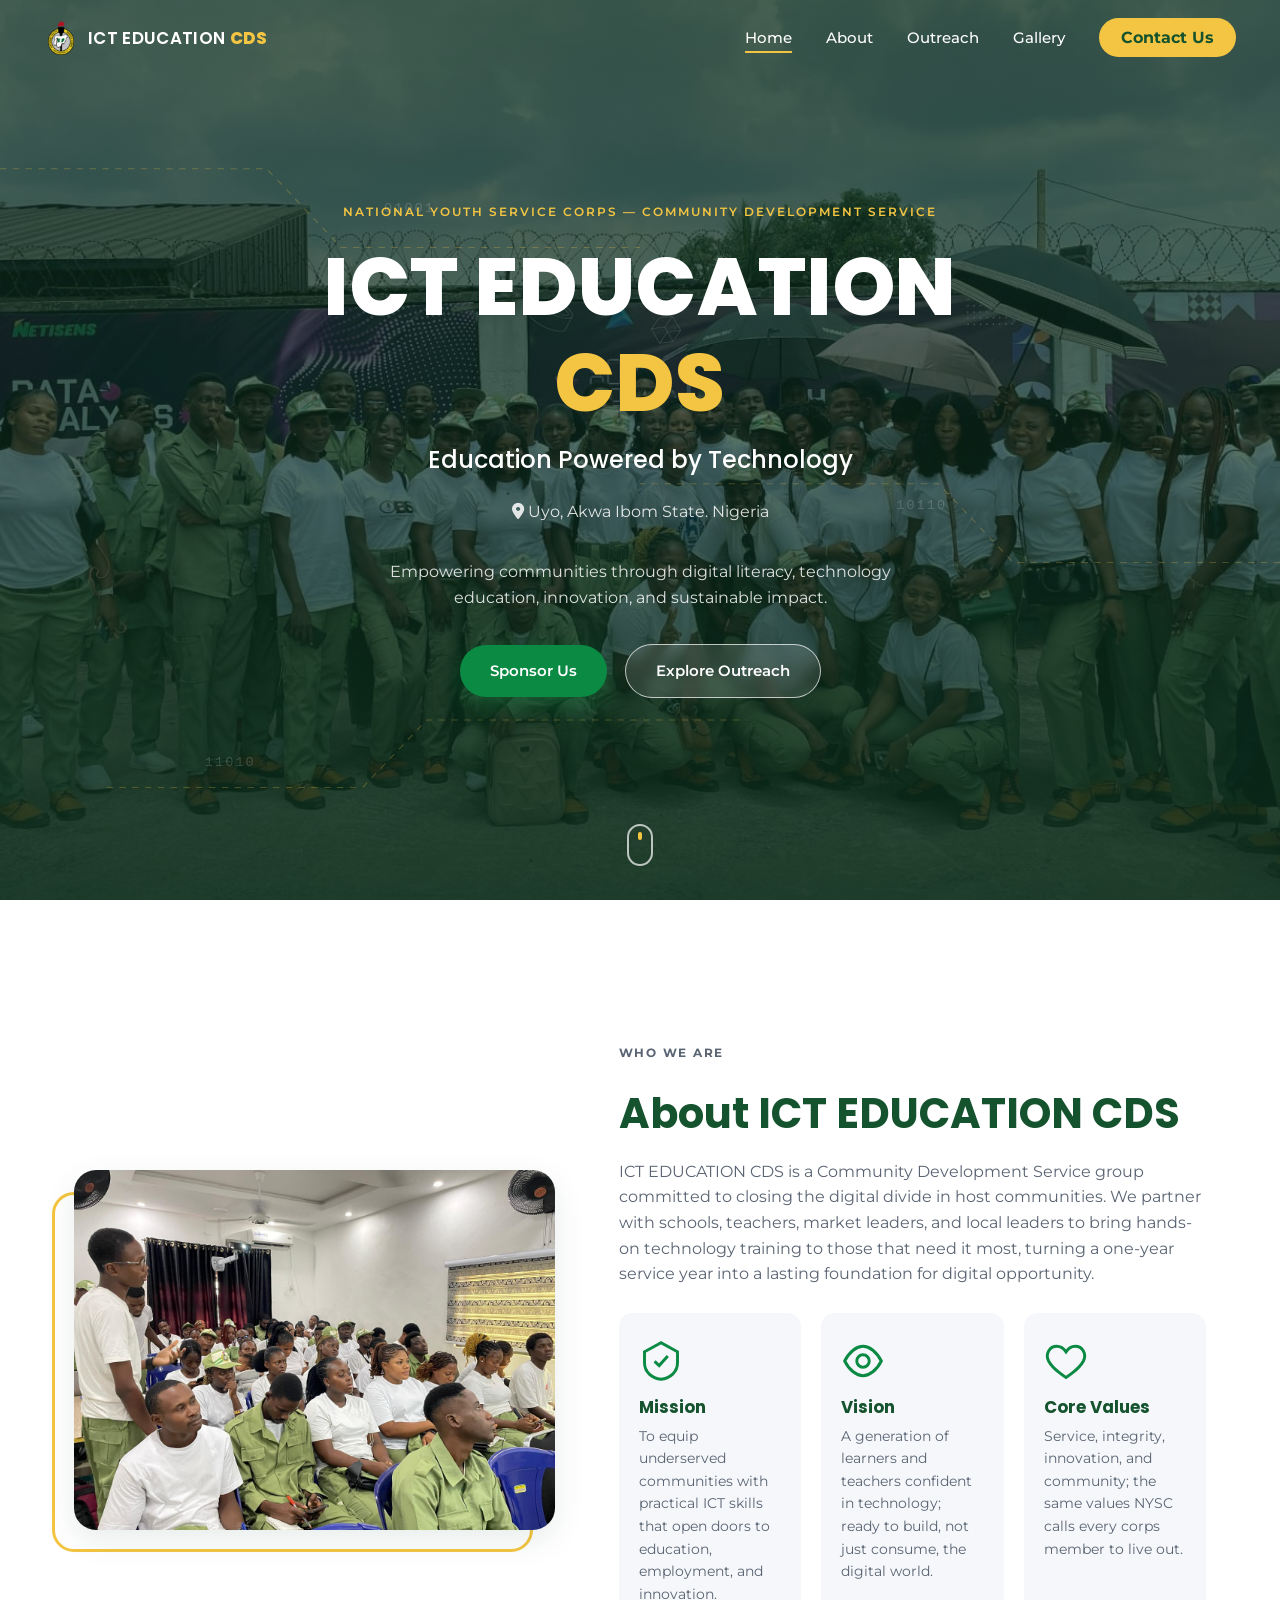
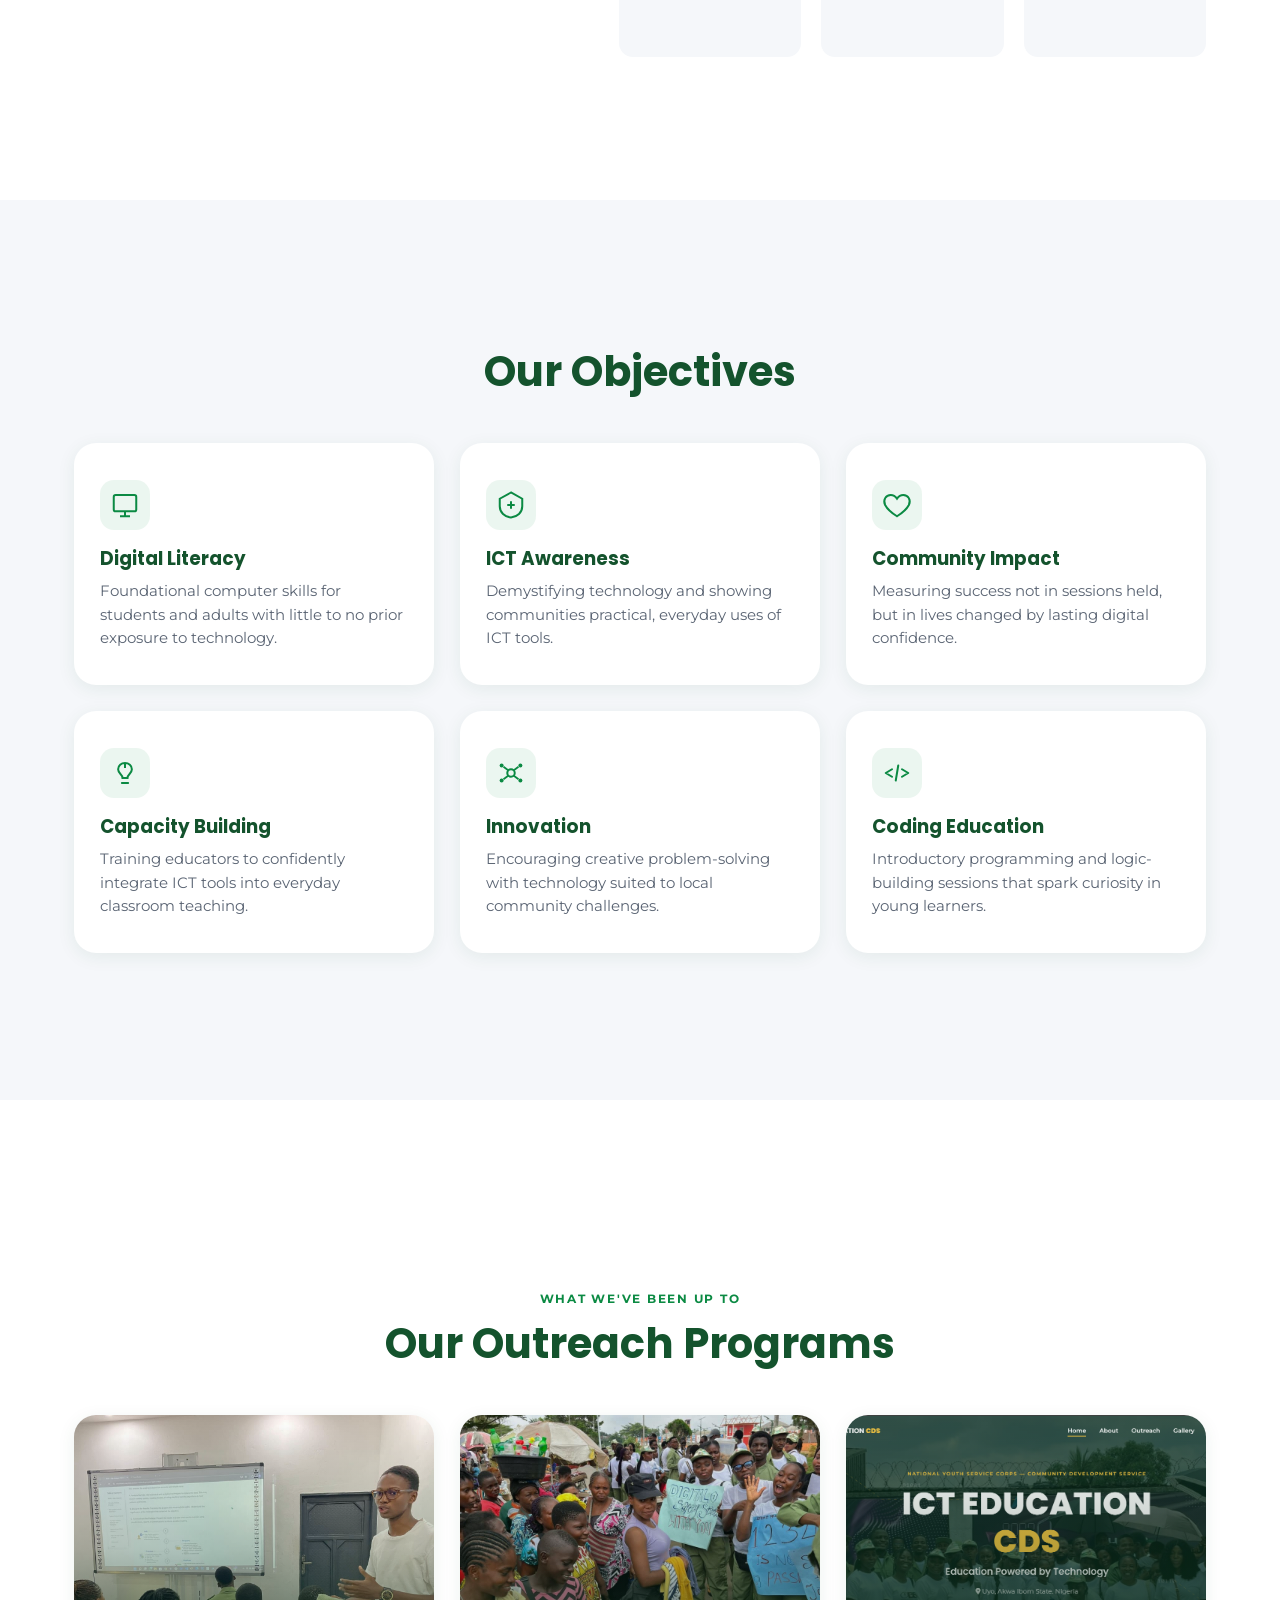
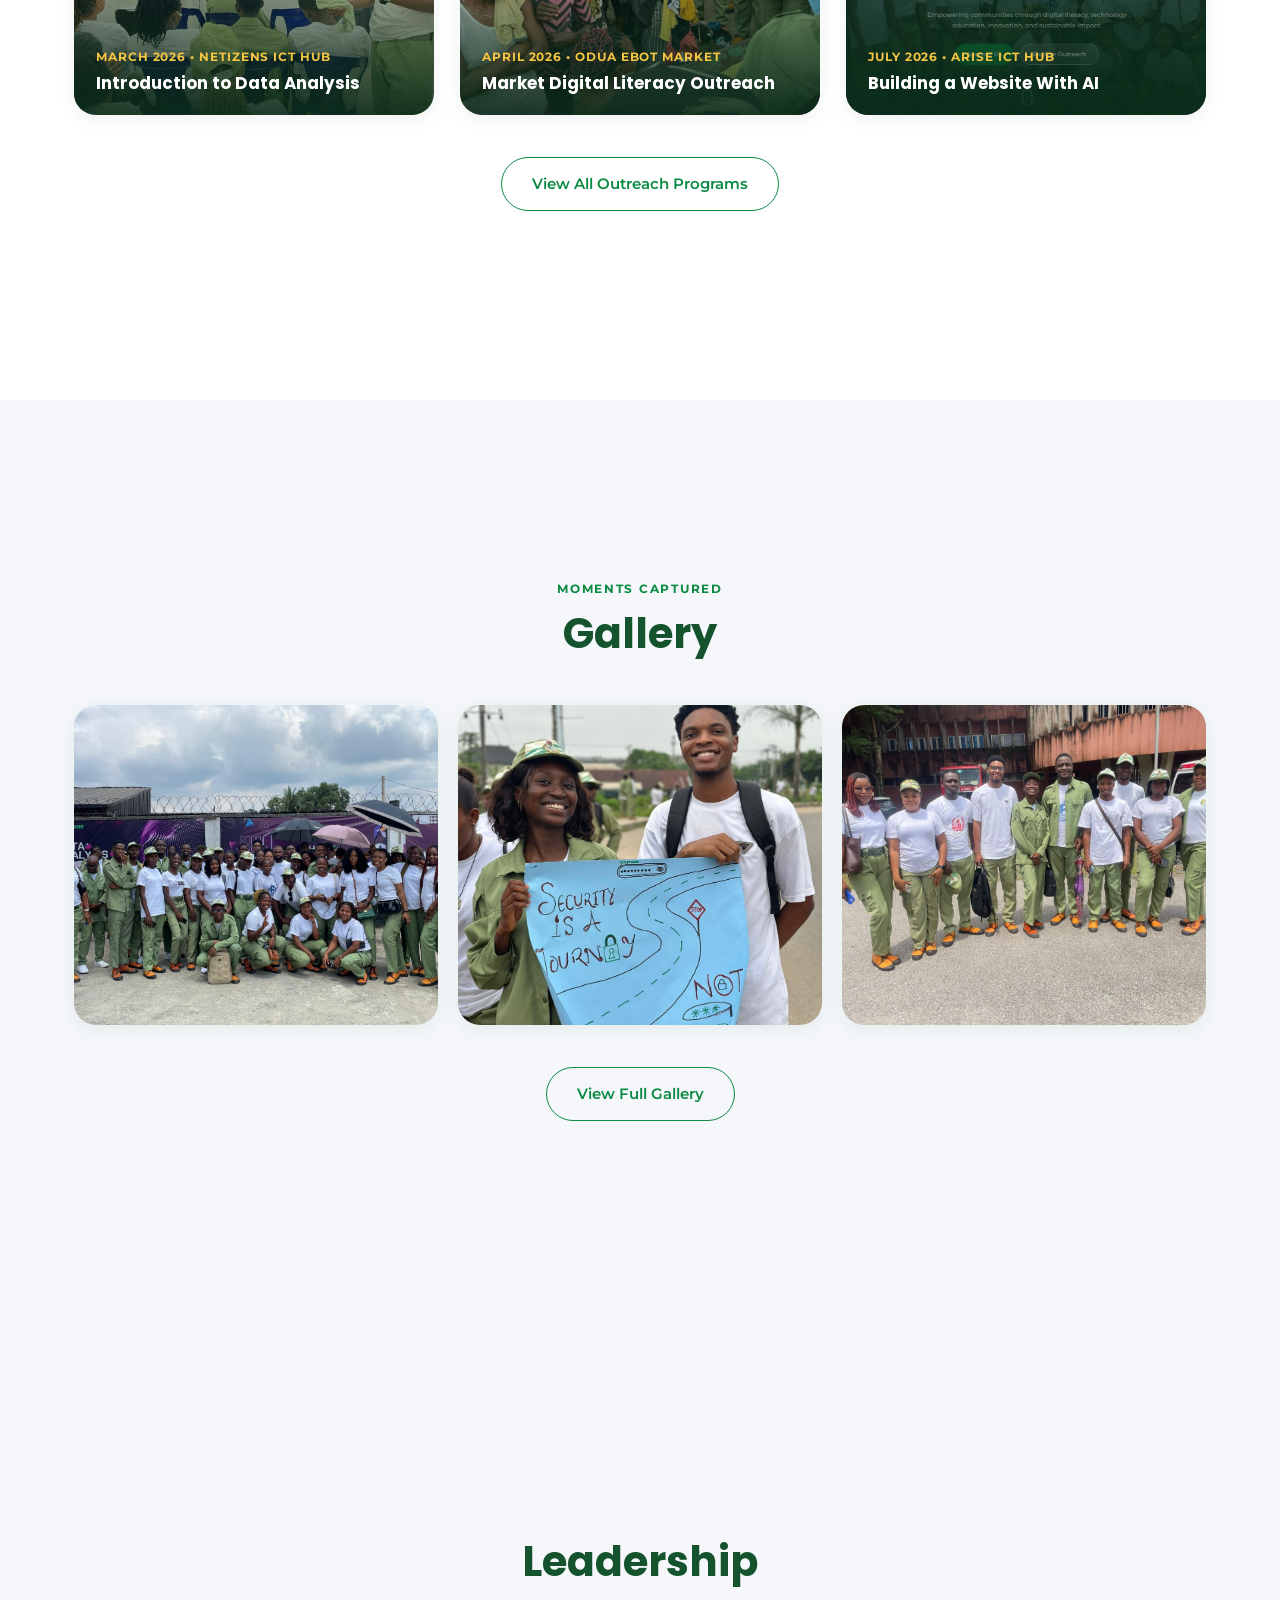
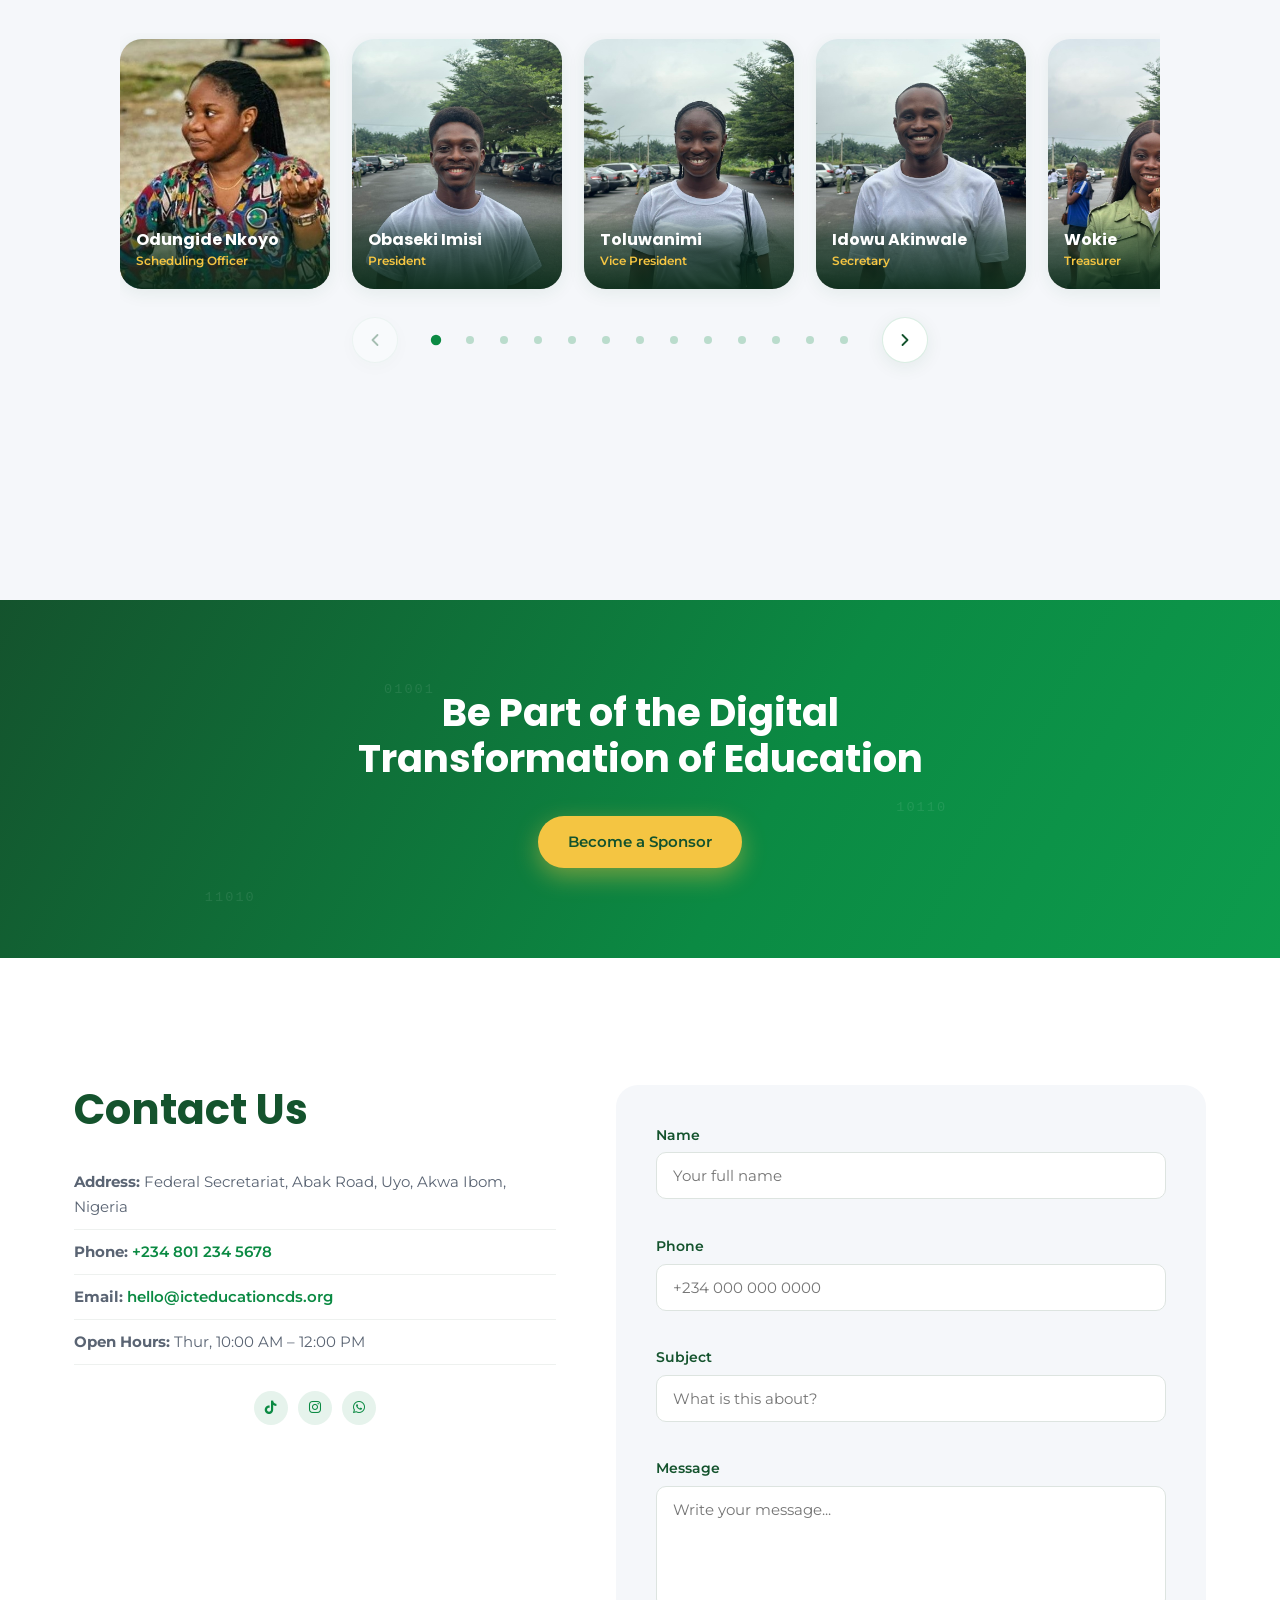
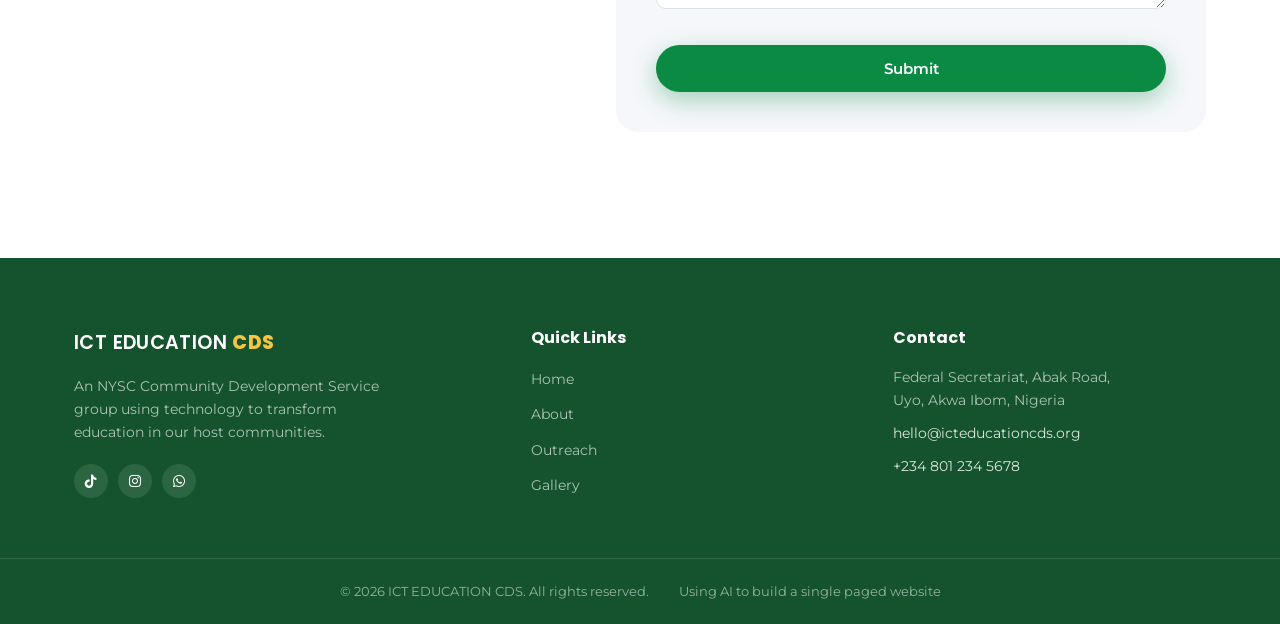
<file: index.html>
<!DOCTYPE html>
<html lang="en">
<head>
<meta charset="UTF-8">
<meta name="viewport" content="width=device-width, initial-scale=1.0">
<title>ICT EDUCATION CDS | Education Powered by Technology — NYSC</title>
<meta name="description" content="ICT EDUCATION CDS is an NYSC Community Development Service group empowering communities through digital literacy, technology education, and innovation.">
<meta name="keywords" content="ICT Education CDS, NYSC, digital literacy, coding education, community development, Nigeria technology outreach">
<meta name="author" content="ICT EDUCATION CDS">

<!-- Open Graph -->
<meta property="og:title" content="ICT EDUCATION CDS | Education Powered by Technology">
<meta property="og:description" content="Empowering communities through digital literacy, technology education, innovation, and sustainable impact.">
<meta property="og:type" content="website">

<link rel="icon" type="image/webp" href="images/nysc logo.webp">
<link rel="preconnect" href="https://fonts.googleapis.com">
<link rel="preconnect" href="https://fonts.gstatic.com" crossorigin>
<link rel="stylesheet" href="https://cdnjs.cloudflare.com/ajax/libs/font-awesome/6.7.2/css/all.min.css">
<link href="https://fonts.googleapis.com/css2?family=Poppins:wght@400;500;600;700;800;900&family=Montserrat:wght@300;400;500;600;700&display=swap" rel="stylesheet">

<link rel="stylesheet" href="style.css">
</head>
<body>

<!-- ===================== SKIP LINK (ACCESSIBILITY) ===================== -->
<a class="skip-link" href="#main">Skip to main content</a>

<!-- ===================== CIRCUIT BACKGROUND (decorative, global) ===================== -->
<div class="circuit-trace" aria-hidden="true"></div>

<!-- ===================== NAVIGATION ===================== -->
<header class="site-header" id="siteHeader">
  <nav class="navbar" aria-label="Primary navigation">
    <a href="#home" class="nav-logo">
      <span class="logo-mark" aria-hidden="true">
        <img src="images/nysc logo.webp" alt="nysc-logo" loading="eager">
      </span>
      <span class="logo-text">ICT EDUCATION <strong>CDS</strong></span>
    </a>

    <ul class="nav-links" id="navLinks">
      <li><a href="#home" class="nav-link active-link">Home</a></li>
      <li><a href="#about" class="nav-link">About</a></li>
      <li><a href="outreach.html" class="nav-link">Outreach</a></li>
      <li><a href="gallery.html" class="nav-link">Gallery</a></li>
      <li><a href="#contact" class="nav-cta">Contact Us</a></li>
    </ul>

    <button class="hamburger" id="hamburger" aria-label="Toggle menu" aria-expanded="false" aria-controls="navLinks">
      <span></span><span></span><span></span>
    </button>
  </nav>
</header>

<main id="main">

  <!-- ===================== HERO ===================== -->
  <section class="hero" id="home">
    <div class="hero-bg">
      <img src="images/hero picture 1.jpg" alt="hero-picture" loading="eager">
      <div class="hero-overlay"></div>
    </div>

    <!-- floating tech decorations -->
    <div class="hero-decor" aria-hidden="true">
      <span class="binary b1">01001</span>
      <span class="binary b2">10110</span>
      <span class="binary b3">11010</span>
      <svg class="hero-lines" viewBox="0 0 1200 800" preserveAspectRatio="none">
        <path d="M0,150 L250,150 L320,220 L600,220" />
        <path d="M1200,500 L950,500 L880,430 L600,430" />
        <path d="M100,700 L340,700 L400,640 L700,640" />
      </svg>
    </div>

    <div class="hero-content">
      <p class="eyebrow">National Youth Service Corps &mdash; Community Development Service</p>
      <h1 class="hero-title">ICT EDUCATION <span>CDS</span></h1>
      <p class="hero-tagline">Education Powered by Technology</p>
      <p class="hero-desc"><i class="fa-solid fa-location-dot"></i> Uyo, Akwa Ibom State. Nigeria</p>
      <p class="hero-desc">Empowering communities through digital literacy, technology education, innovation, and sustainable impact.</p>
      <div class="hero-actions">
        <a href="#contact" class="btn btn-primary">Sponsor Us</a>
        <a href="outreach.html" class="btn btn-secondary">Explore Outreach</a>
      </div>
    </div>

    <a href="#about" class="scroll-indicator" aria-label="Scroll down">
      <span class="scroll-mouse"><span class="scroll-dot"></span></span>
    </a>
  </section>

  <!-- ===================== ABOUT ===================== -->
  <section class="about section-full" id="about">
    <div class="container about-grid">
      <div class="about-image reveal">
        <img src="images/outreach picture 2.jpg" alt="Corps members teaching students digital skills in a classroom" loading="lazy">
        <div class="about-image-accent" aria-hidden="true"></div>
      </div>

      <div class="about-copy">
        <p class="section-eyebrow reveal">Who we are</p>
        <h2 class="section-title reveal">About ICT EDUCATION CDS</h2>
        <p class="reveal">ICT EDUCATION CDS is a Community Development Service group committed to closing the digital divide in host communities. We partner with schools, teachers, market leaders, and local leaders to bring hands-on technology training to those that need it most, turning a one-year service year into a lasting foundation for digital opportunity.</p>

        <div class="mvv-grid">
          <div class="mvv-card reveal">
            <div class="mvv-icon" aria-hidden="true">
              <svg viewBox="0 0 24 24"><path d="M12 2 3 7v6c0 5 4 8.5 9 9 5-.5 9-4 9-9V7l-9-5Z" fill="none" stroke="currentColor" stroke-width="1.6"/><path d="M8.5 12.2 11 14.5l4.7-5.2" fill="none" stroke="currentColor" stroke-width="1.6"/></svg>
            </div>
            <h3>Mission</h3>
            <p>To equip underserved communities with practical ICT skills that open doors to education, employment, and innovation.</p>
          </div>
          <div class="mvv-card reveal">
            <div class="mvv-icon" aria-hidden="true">
              <svg viewBox="0 0 24 24"><circle cx="12" cy="12" r="3.4" fill="none" stroke="currentColor" stroke-width="1.6"/><path d="M2 12c2.5-5 6.5-8 10-8s7.5 3 10 8c-2.5 5-6.5 8-10 8s-7.5-3-10-8Z" fill="none" stroke="currentColor" stroke-width="1.6"/></svg>
            </div>
            <h3>Vision</h3>
            <p>A generation of learners and teachers confident in technology; ready to build, not just consume, the digital world.</p>
          </div>
          <div class="mvv-card reveal">
            <div class="mvv-icon" aria-hidden="true">
              <svg viewBox="0 0 24 24"><path d="M12 21s-7-4.3-9.5-9C.6 8 3 4 7 4c2 0 3.7 1.1 5 3 1.3-1.9 3-3 5-3 4 0 6.4 4 4.5 8-2.5 4.7-9.5 9-9.5 9Z" fill="none" stroke="currentColor" stroke-width="1.6"/></svg>
            </div>
            <h3>Core Values</h3>
            <p>Service, integrity, innovation, and community; the same values NYSC calls every corps member to live out.</p>
          </div>
        </div>
      </div>
    </div>
  </section>

  <!-- ===================== OBJECTIVES ===================== -->
  <section class="objectives section-full" id="objectives">
    <div class="container">
      <h2 class="section-title center reveal">Our Objectives</h2>

      <div class="objectives-grid">
        <article class="obj-card reveal">
          <div class="obj-icon" aria-hidden="true">
            <svg viewBox="0 0 24 24"><rect x="3" y="4" width="18" height="13" rx="1.5" fill="none" stroke="currentColor" stroke-width="1.6"/><path d="M8 21h8M12 17v4" stroke="currentColor" stroke-width="1.6"/></svg>
          </div>
          <h3>Digital Literacy</h3>
          <p>Foundational computer skills for students and adults with little to no prior exposure to technology.</p>
        </article>
        <article class="obj-card reveal">
          <div class="obj-icon" aria-hidden="true">
            <svg viewBox="0 0 24 24"><path d="M12 2 3 7v6c0 5 4 8.5 9 9 5-.5 9-4 9-9V7l-9-5Z" fill="none" stroke="currentColor" stroke-width="1.6"/><path d="M9 12h6M12 9v6" stroke="currentColor" stroke-width="1.6"/></svg>
          </div>
          <h3>ICT Awareness</h3>
          <p>Demystifying technology and showing communities practical, everyday uses of ICT tools.</p>
        </article>
        <article class="obj-card reveal">
          <div class="obj-icon" aria-hidden="true">
            <svg viewBox="0 0 24 24"><path d="M12 21s-7-4.3-9.5-9C.6 8 3 4 7 4c2 0 3.7 1.1 5 3 1.3-1.9 3-3 5-3 4 0 6.4 4 4.5 8-2.5 4.7-9.5 9-9.5 9Z" fill="none" stroke="currentColor" stroke-width="1.6"/></svg>
          </div>
          <h3>Community Impact</h3>
          <p>Measuring success not in sessions held, but in lives changed by lasting digital confidence.</p>
        </article>
        <article class="obj-card reveal">
          <div class="obj-icon" aria-hidden="true">
            <svg viewBox="0 0 24 24"><path d="M12 4v4M12 4c-3 0-5.5 2-5.5 5 0 2 1 3 2 4s1.5 1.5 1.5 3h4c0-1.5.5-2 1.5-3s2-2 2-4c0-3-2.5-5-5.5-5Z" fill="none" stroke="currentColor" stroke-width="1.6"/><path d="M9.5 20h5" stroke="currentColor" stroke-width="1.6" stroke-linecap="round"/></svg>
          </div>
          <h3>Capacity Building</h3>
          <p>Training educators to confidently integrate ICT tools into everyday classroom teaching.</p>
        </article>
        <article class="obj-card reveal">
          <div class="obj-icon" aria-hidden="true">
            <svg viewBox="0 0 24 24"><circle cx="12" cy="12" r="3" fill="none" stroke="currentColor" stroke-width="1.6"/><circle cx="4.5" cy="6" r="1.6" fill="currentColor"/><circle cx="19.5" cy="6" r="1.6" fill="currentColor"/><circle cx="4.5" cy="18" r="1.6" fill="currentColor"/><circle cx="19.5" cy="18" r="1.6" fill="currentColor"/><path d="M6 7l4 3M18 7l-4 3M6 17l4-3M18 17l-4-3" stroke="currentColor" stroke-width="1.4"/></svg>
          </div>
          <h3>Innovation</h3>
          <p>Encouraging creative problem-solving with technology suited to local community challenges.</p>
        </article>
        <article class="obj-card reveal">
          <div class="obj-icon" aria-hidden="true">
            <svg viewBox="0 0 24 24"><path d="m8 9-5 3 5 3M16 9l5 3-5 3M13 6l-2 12" fill="none" stroke="currentColor" stroke-width="1.6" stroke-linecap="round" stroke-linejoin="round"/></svg>
          </div>
          <h3>Coding Education</h3>
          <p>Introductory programming and logic-building sessions that spark curiosity in young learners.</p>
        </article>
      </div>
    </div>
  </section>

  <!-- ===================== OUTREACH PREVIEW ===================== -->
  <section class="outreach-preview section-full" id="outreach">
    <div class="container">
      <p class="section-eyebrow center reveal">What we've been up to</p>
      <h2 class="section-title center reveal">Our Outreach Programs</h2>

      <div class="outreach-preview-grid">
        <a class="outreach-preview-card reveal" href="outreach.html">
          <img src="images/outreach picture 1.jpg" alt="Students at a school ICT training session" loading="lazy">
          <span class="outreach-preview-overlay">
            <span class="meta">March 2026 &bull; Netizens ICT Hub</span>
            <h3>Introduction to Data Analysis</h3>
          </span>
        </a>
        <a class="outreach-preview-card reveal" href="outreach.html">
          <img src="images/market outreach 7.jpg" alt="Community members learning about digital literacy" loading="lazy">
          <span class="outreach-preview-overlay">
            <span class="meta">April 2026 &bull; Odua Ebot Market</span>
            <h3>Market Digital Literacy Outreach</h3>
          </span>
        </a>
        <a class="outreach-preview-card reveal" href="outreach.html">
          <img src="images/ai website.png" alt="Corps members learning how to build a website with AI tools" loading="lazy">
          <span class="outreach-preview-overlay">
            <span class="meta">July 2026 &bull; Arise ICT Hub</span>
            <h3>Building a Website With AI</h3>
          </span>
        </a>
      </div>

      <div class="outreach-preview-actions reveal">
        <a href="outreach.html" class="btn btn-outline">View All Outreach Programs</a>
      </div>
    </div>
  </section>

  <!-- ===================== GALLERY PREVIEW ===================== -->
  <section class="gallery-preview section-full" id="gallery">
    <div class="container">
      <p class="section-eyebrow center reveal">Moments captured</p>
      <h2 class="section-title center reveal">Gallery</h2>

      <div class="gallery-preview-grid">
        <a class="gallery-preview-item reveal" href="gallery.html">
          <img src="images/hero picture 1.jpg" alt="Students during ICT training session" loading="lazy">
        </a>
        <a class="gallery-preview-item reveal" href="gallery.html">
          <img src="images/market outreach.jpg" alt="Bootcamp participants coding on laptops" loading="lazy">
        </a>
        <a class="gallery-preview-item reveal" href="gallery.html">
          <img src="images/new exco picture.jpg" alt="Community tech awareness fair" loading="lazy">
        </a>
      </div>

      <div class="gallery-preview-actions reveal">
        <a href="gallery.html" class="btn btn-outline">View Full Gallery</a>
      </div>
    </div>
  </section>

  <!-- ===================== TEAM (LEADERSHIP CAROUSEL) ===================== -->
  <section class="team section-full" id="team">
    <div class="container">
      <h2 class="section-title center reveal">Leadership</h2>

      <div class="team-carousel reveal">
        <div class="team-track" id="teamTrack" tabindex="0" aria-label="Leadership carousel, scroll or use the arrow buttons">
          <div class="team-card" tabindex="0">
            <img src="images/SO.jpg" alt="Portrait of the Scheduling Officer" loading="lazy">
            <div class="team-card-info">
              <h3>Odungide Nkoyo</h3>
              <span class="role">Scheduling Officer</span>
            </div>
          </div>
          <div class="team-card" tabindex="0">
            <img src="images/excos image folder/IMG_5826_optimized.jpg" alt="Executive member portrait" loading="lazy">
            <div class="team-card-info">
              <h3>Obaseki Imisi</h3>
              <span class="role">President</span>
            </div>
          </div>
          <div class="team-card" tabindex="0">
            <img src="images/excos image folder/IMG_5827_optimized.jpg" alt="Executive member portrait" loading="lazy">
            <div class="team-card-info">
              <h3>Toluwanimi</h3>
              <span class="role">Vice President</span>
            </div>
          </div>
          <div class="team-card" tabindex="0">
            <img src="images/excos image folder/IMG_5828_optimized.jpg" alt="Executive member portrait" loading="lazy">
            <div class="team-card-info">
              <h3>Idowu Akinwale</h3>
              <span class="role">Secretary</span>
            </div>
          </div>
          <div class="team-card" tabindex="0">
            <img src="images/excos image folder/IMG_5829_optimized.jpg" alt="Executive member portrait" loading="lazy">
            <div class="team-card-info">
              <h3>Wokie</h3>
              <span class="role">Treasurer</span>
            </div>
          </div>
          <div class="team-card" tabindex="0">
            <img src="images/excos image folder/IMG_5832_optimized.jpg" alt="Executive member portrait" loading="lazy">
            <div class="team-card-info">
              <h3>Ifeoluwa Olaniyan</h3>
              <span class="role">Head of Graphics</span>
            </div>
          </div>
          <div class="team-card" tabindex="0">
            <img src="images/excos image folder/IMG_5834_optimized.jpg" alt="Executive member portrait" loading="lazy">
            <div class="team-card-info">
              <h3>Ikuobolati Abiodun</h3>
              <span class="role">Assistant Head of Software</span>
            </div>
          </div>
          <div class="team-card" tabindex="0">
            <img src="images/excos image folder/IMG_5836_optimized.jpg" alt="Executive member portrait" loading="lazy">
            <div class="team-card-info">
              <h3>Exco Member</h3>
              <span class="role">Leadership Team</span>
            </div>
          </div>
          <div class="team-card" tabindex="0">
            <img src="images/excos image folder/IMG_5838_optimized.jpg" alt="Executive member portrait" loading="lazy">
            <div class="team-card-info">
              <h3>Exco Member</h3>
              <span class="role">Leadership Team</span>
            </div>
          </div>
          <div class="team-card" tabindex="0">
            <img src="images/excos image folder/IMG_5839_optimized.jpg" alt="Executive member portrait" loading="lazy">
            <div class="team-card-info">
              <h3>Exco Member</h3>
              <span class="role">Leadership Team</span>
            </div>
          </div>
          <div class="team-card" tabindex="0">
            <img src="images/excos image folder/IMG_5840_optimized.jpg" alt="Executive member portrait" loading="lazy">
            <div class="team-card-info">
              <h3>Exco Member</h3>
              <span class="role">Leadership Team</span>
            </div>
          </div>
          <div class="team-card" tabindex="0">
            <img src="images/excos image folder/IMG_5843_optimized.jpg" alt="Executive member portrait" loading="lazy">
            <div class="team-card-info">
              <h3>Exco Member</h3>
              <span class="role">Leadership Team</span>
            </div>
          </div>
          <div class="team-card" tabindex="0">
            <img src="images/excos image folder/IMG_5846_optimized.jpg" alt="Executive member portrait" loading="lazy">
            <div class="team-card-info">
              <h3>Exco Member</h3>
              <span class="role">Leadership Team</span>
            </div>
          </div>
        </div>

        <div class="team-nav">
          <button class="team-nav-btn" id="teamPrev" aria-label="Previous team member">
            <svg viewBox="0 0 24 24"><path d="M15 6l-6 6 6 6" fill="none" stroke="currentColor" stroke-width="2.2" stroke-linecap="round" stroke-linejoin="round"/></svg>
          </button>
          <div class="team-dots" id="teamDots"></div>
          <button class="team-nav-btn" id="teamNext" aria-label="Next team member">
            <svg viewBox="0 0 24 24"><path d="M9 6l6 6-6 6" fill="none" stroke="currentColor" stroke-width="2.2" stroke-linecap="round" stroke-linejoin="round"/></svg>
          </button>
        </div>
      </div>
    </div>
  </section>

  <!-- ===================== JOIN THE MOVEMENT (CTA) ===================== -->
  <section class="join-cta">
    <div class="hero-decor join-cta-decor" aria-hidden="true">
      <span class="binary b1">01001</span>
      <span class="binary b2">10110</span>
      <span class="binary b3">11010</span>
    </div>
    <div class="container">
      <h2>Be Part of the Digital Transformation of Education</h2>
      <a href="#contact" class="btn btn-gold">Become a Sponsor</a>
    </div>
  </section>

  <!-- ===================== CONTACT ===================== -->
  <section class="contact section-full" id="contact">
    <div class="container contact-grid">
      <div class="contact-info reveal">
        <h2 class="section-title">Contact Us</h2>

        <ul class="contact-list">
          <li><strong>Address:</strong> Federal Secretariat, Abak Road, Uyo, Akwa Ibom, Nigeria</li>
          <li><strong>Phone:</strong> <a href="tel:+2348012345678">+234 801 234 5678</a></li>
          <li><strong>Email:</strong> <a href="mailto:hello@icteducationcds.org">hello@icteducationcds.org</a></li>
          <li><strong>Open Hours:</strong> Thur, 10:00 AM &ndash; 12:00 PM</li>
        </ul>

        <div class="socials contact-socials">
          <a href="https://www.tiktok.com/@ictcdsuyo" aria-label="TikTok" target="_blank" rel="noopener noreferrer">
            <i class="fa-brands fa-tiktok"></i>
          </a>
          <a href="https://www.instagram.com/ictcdsuyo/" aria-label="Instagram" target="_blank" rel="noopener noreferrer">
            <i class="fa-brands fa-instagram"></i>
          </a>
          <a href="https://wa.me/2348012345678" aria-label="WhatsApp" target="_blank" rel="noopener noreferrer">
            <i class="fa-brands fa-whatsapp"></i>
          </a>
        </div>
      </div>

      <form class="contact-form reveal" id="contactForm" novalidate>
        <div class="form-row">
          <label for="name">Name</label>
          <input type="text" id="name" name="name" placeholder="Your full name" required>
          <span class="error-msg" data-error-for="name"></span>
        </div>
        <div class="form-row">
          <label for="phone">Phone</label>
          <input type="tel" id="phone" name="phone" placeholder="+234 000 000 0000">
          <span class="error-msg" data-error-for="phone"></span>
        </div>
        <div class="form-row">
          <label for="subject">Subject</label>
          <input type="text" id="subject" name="subject" placeholder="What is this about?" required>
          <span class="error-msg" data-error-for="subject"></span>
        </div>
        <div class="form-row">
          <label for="message">Message</label>
          <textarea id="message" name="message" rows="5" placeholder="Write your message..." required></textarea>
          <span class="error-msg" data-error-for="message"></span>
        </div>
        <button type="submit" class="btn btn-primary full-width">Submit</button>
        <p class="form-success" id="formSuccess" role="status">Thank you! Your message has been received.</p>
      </form>
    </div>
  </section>

</main>

<!-- ===================== FOOTER ===================== -->
<footer class="site-footer">
  <div class="container footer-grid">
    <div class="footer-brand">
      <span class="logo-text light">ICT EDUCATION <strong>CDS</strong></span>
      <p>An NYSC Community Development Service group using technology to transform education in our host communities.</p>
      <div class="socials">
        <a href="https://www.tiktok.com/@ictcdsuyo" aria-label="TikTok" target="_blank" rel="noopener noreferrer">
          <i class="fa-brands fa-tiktok"></i>
        </a>
        <a href="https://www.instagram.com/ictcdsuyo/" aria-label="Instagram" target="_blank" rel="noopener noreferrer">
          <i class="fa-brands fa-instagram"></i>
        </a>
        <a href="https://wa.me/2348012345678" aria-label="WhatsApp" target="_blank" rel="noopener noreferrer">
          <i class="fa-brands fa-whatsapp"></i>
        </a>
      </div>
    </div>

    <div class="footer-links">
      <h3>Quick Links</h3>
      <ul>
        <li><a href="#home">Home</a></li>
        <li><a href="#about">About</a></li>
        <li><a href="outreach.html">Outreach</a></li>
        <li><a href="gallery.html">Gallery</a></li>
      </ul>
    </div>

    <div class="footer-contact">
      <h3>Contact</h3>
      <p>Federal Secretariat, Abak Road,<br>Uyo, Akwa Ibom, Nigeria</p>
      <p><a href="mailto:hello@icteducationcds.org">hello@icteducationcds.org</a></p>
      <p><a href="tel:+2348012345678">+234 801 234 5678</a></p>
    </div>
  </div>

  <div class="footer-bottom">
    <p>&copy; <span id="year"></span> ICT EDUCATION CDS. All rights reserved.</p>
    <p>Using AI to build a single paged website</p>
  </div>
</footer>

<!-- ===================== BACK TO TOP ===================== -->
<button class="back-to-top" id="backToTop" aria-label="Back to top">
  <svg viewBox="0 0 24 24" width="20" height="20"><path d="M12 19V5M5 12l7-7 7 7" fill="none" stroke="currentColor" stroke-width="2.2" stroke-linecap="round" stroke-linejoin="round"/></svg>
</button>

<script src="script.js"></script>
</body>
</html>
</file>
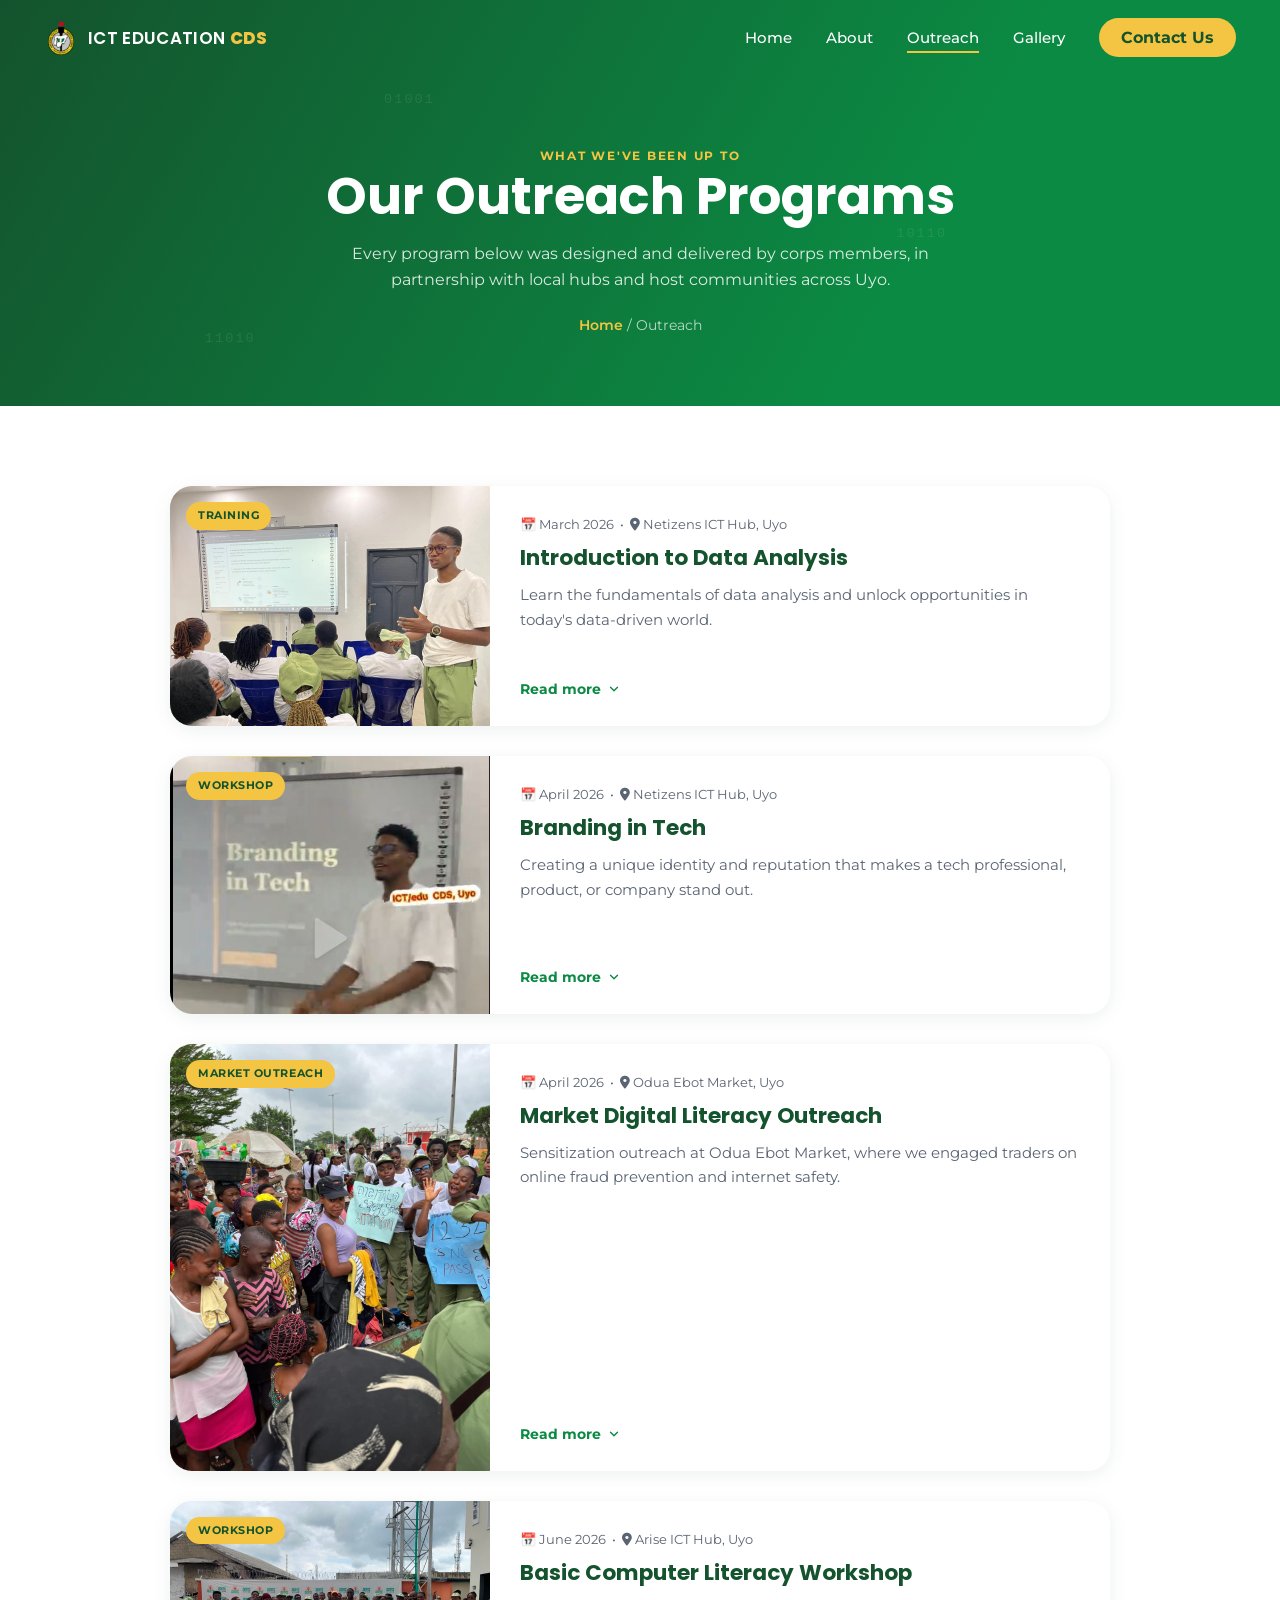
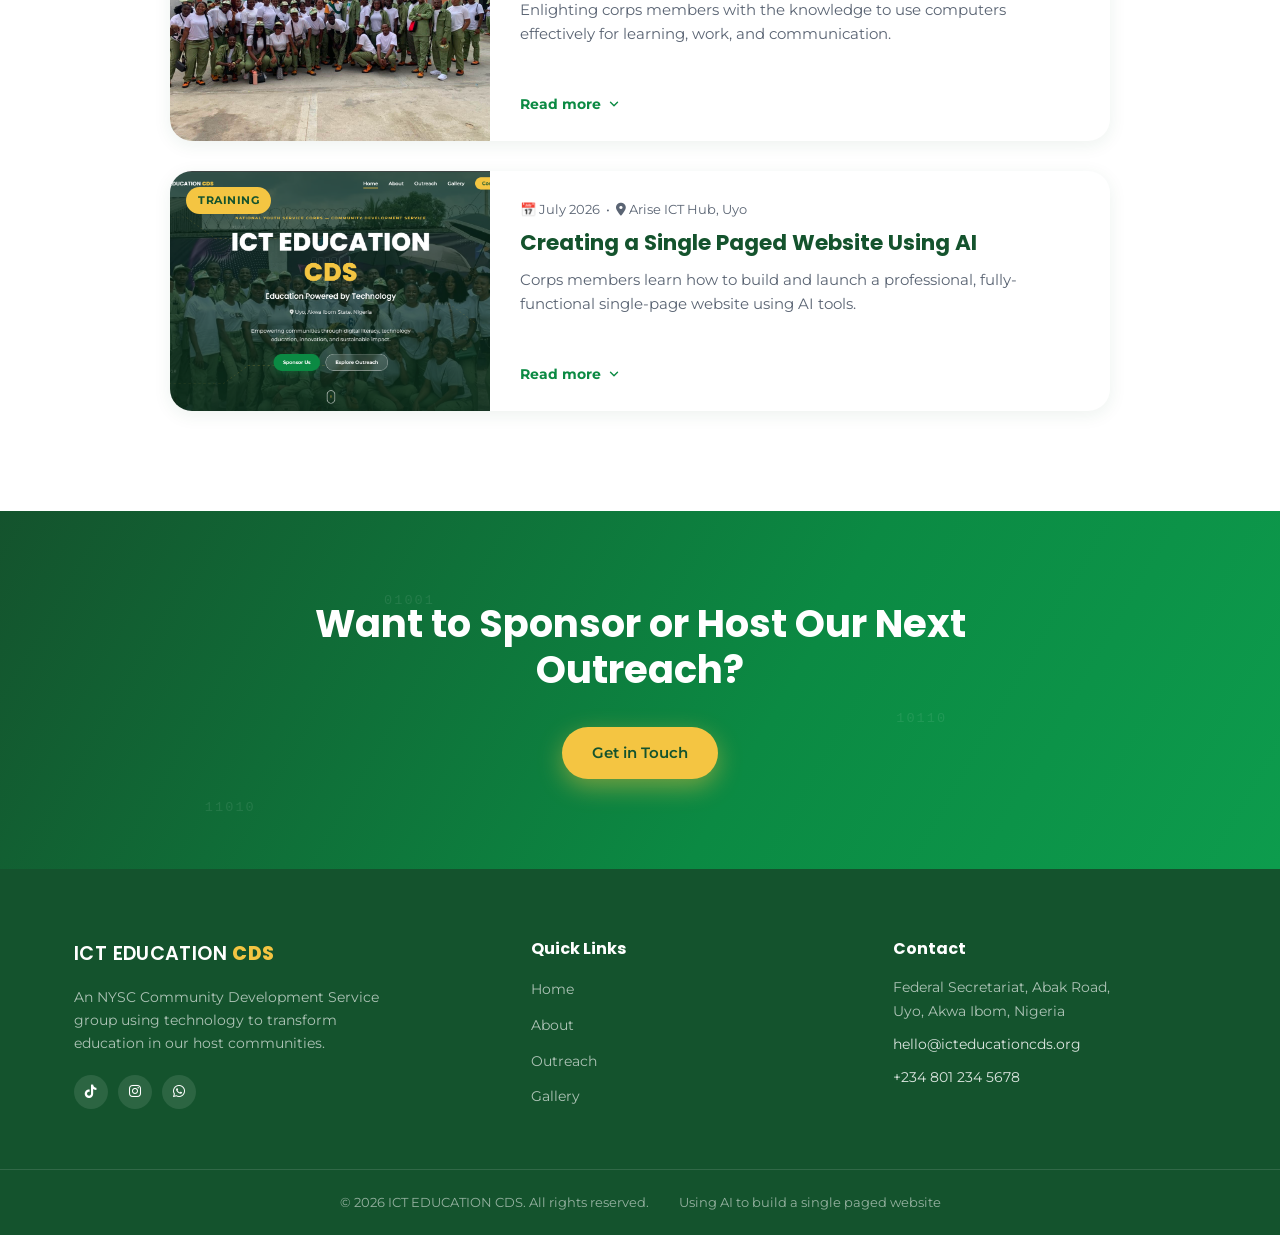
<file: outreach.html>
<!DOCTYPE html>
<html lang="en">
<head>
<meta charset="UTF-8">
<meta name="viewport" content="width=device-width, initial-scale=1.0">
<title>Outreach Programs | ICT EDUCATION CDS</title>
<meta name="description" content="Explore the outreach programs run by ICT EDUCATION CDS — from data analysis training to market digital literacy drives.">

<link rel="icon" type="image/webp" href="images/nysc logo.webp">
<link rel="preconnect" href="https://fonts.googleapis.com">
<link rel="preconnect" href="https://fonts.gstatic.com" crossorigin>
<link rel="stylesheet" href="https://cdnjs.cloudflare.com/ajax/libs/font-awesome/6.7.2/css/all.min.css">
<link href="https://fonts.googleapis.com/css2?family=Poppins:wght@400;500;600;700;800;900&family=Montserrat:wght@300;400;500;600;700&display=swap" rel="stylesheet">

<link rel="stylesheet" href="style.css">
</head>
<body class="subpage">

<a class="skip-link" href="#main">Skip to main content</a>
<div class="circuit-trace" aria-hidden="true"></div>

<!-- ===================== NAVIGATION ===================== -->
<header class="site-header" id="siteHeader">
  <nav class="navbar" aria-label="Primary navigation">
    <a href="index.html#home" class="nav-logo">
      <span class="logo-mark" aria-hidden="true">
        <img src="images/nysc logo.webp" alt="nysc-logo" loading="eager">
      </span>
      <span class="logo-text">ICT EDUCATION <strong>CDS</strong></span>
    </a>

    <ul class="nav-links" id="navLinks">
      <li><a href="index.html#home" class="nav-link">Home</a></li>
      <li><a href="index.html#about" class="nav-link">About</a></li>
      <li><a href="outreach.html" class="nav-link active-link">Outreach</a></li>
      <li><a href="gallery.html" class="nav-link">Gallery</a></li>
      <li><a href="index.html#contact" class="nav-cta">Contact Us</a></li>
    </ul>

    <button class="hamburger" id="hamburger" aria-label="Toggle menu" aria-expanded="false" aria-controls="navLinks">
      <span></span><span></span><span></span>
    </button>
  </nav>
</header>

<main id="main">

  <!-- ===================== PAGE BANNER ===================== -->
  <section class="page-banner">
    <div class="hero-decor page-banner-decor" aria-hidden="true">
      <span class="binary b1">01001</span>
      <span class="binary b2">10110</span>
      <span class="binary b3">11010</span>
    </div>
    <div class="container">
      <p class="section-eyebrow reveal">What we've been up to</p>
      <h1 class="reveal">Our Outreach Programs</h1>
      <p class="reveal">Every program below was designed and delivered by corps members, in partnership with local hubs and host communities across Uyo.</p>
      <p class="breadcrumb reveal"><a href="index.html#home">Home</a> / Outreach</p>
    </div>
  </section>

  <!-- ===================== OUTREACH LIST ===================== -->
  <section class="outreach-page">
    <div class="container">
      <div class="outreach-list" id="outreachList">

        <article class="outreach-card reveal">
          <div class="outreach-card-media">
            <span class="tag">Training</span>
            <img src="images/outreach picture 1.jpg" alt="Students at a school ICT training session" loading="lazy">
          </div>
          <div class="outreach-card-body">
            <p class="meta">📅 March 2026 &nbsp;•&nbsp; <i class="fa-solid fa-location-dot"></i> Netizens ICT Hub, Uyo</p>
            <h2>Introduction to Data Analysis</h2>
            <p>Learn the fundamentals of data analysis and unlock opportunities in today's data-driven world.</p>

            <button class="outreach-toggle" aria-expanded="false">
              Read more
              <svg viewBox="0 0 24 24"><path d="M6 9l6 6 6-6" fill="none" stroke="currentColor" stroke-width="2.4" stroke-linecap="round" stroke-linejoin="round"/></svg>
            </button>
            <div class="outreach-extra">
              <div>
                <div class="outreach-extra-inner">
                  <p>Participants were introduced to spreadsheets, basic charting, and how to read data-driven reports — skills increasingly expected in entry-level office and research roles. The session closed with a walkthrough of free tools learners could keep practicing with after service members leave the community.</p>
                  <div class="outreach-extra-photos">
                    <img src="images/outreach picture 3.jpg" alt="Close up of hands typing on a keyboard" loading="lazy">
                    <img src="images/federal secretariat 3.jpg" alt="Corps members at the Federal Secretariat" loading="lazy">
                  </div>
                </div>
              </div>
            </div>
          </div>
        </article>

        <article class="outreach-card reveal">
          <div class="outreach-card-media">
            <span class="tag">Workshop</span>
            <img src="images/branding.JPG" alt="Branding in Tech workshop session" loading="lazy">
          </div>
          <div class="outreach-card-body">
            <p class="meta">📅 April 2026 &nbsp;•&nbsp; <i class="fa-solid fa-location-dot"></i> Netizens ICT Hub, Uyo</p>
            <h2>Branding in Tech</h2>
            <p>Creating a unique identity and reputation that makes a tech professional, product, or company stand out.</p>

            <button class="outreach-toggle" aria-expanded="false">
              Read more
              <svg viewBox="0 0 24 24"><path d="M6 9l6 6 6-6" fill="none" stroke="currentColor" stroke-width="2.4" stroke-linecap="round" stroke-linejoin="round"/></svg>
            </button>
            <div class="outreach-extra">
              <div>
                <div class="outreach-extra-inner">
                  <p>The workshop walked young tech enthusiasts through the basics of personal branding — from a clear online presence to consistent visuals and messaging — and how that reputation compounds over a career or a growing product.</p>
                  <div class="outreach-extra-photos">
                    <img src="images/federal secretariat 2.jpg" alt="Corps members at the Federal Secretariat" loading="lazy">
                    <img src="images/market outreach 9.jpg" alt="Community tech awareness fair" loading="lazy">
                  </div>
                </div>
              </div>
            </div>
          </div>
        </article>

        <article class="outreach-card reveal">
          <div class="outreach-card-media">
            <span class="tag">Market Outreach</span>
            <img src="images/market outreach 7.jpg" alt="Community members learning about digital literacy" loading="lazy">
          </div>
          <div class="outreach-card-body">
            <p class="meta">📅 April 2026 &nbsp;•&nbsp; <i class="fa-solid fa-location-dot"></i> Odua Ebot Market, Uyo</p>
            <h2>Market Digital Literacy Outreach</h2>
            <p>Sensitization outreach at Odua Ebot Market, where we engaged traders on online fraud prevention and internet safety.</p>

            <button class="outreach-toggle" aria-expanded="false">
              Read more
              <svg viewBox="0 0 24 24"><path d="M6 9l6 6 6-6" fill="none" stroke="currentColor" stroke-width="2.4" stroke-linecap="round" stroke-linejoin="round"/></svg>
            </button>
            <div class="outreach-extra">
              <div>
                <div class="outreach-extra-inner">
                  <p>Corps members went stall to stall across the market, teaching traders how to spot phishing links, protect their mobile money PINs, and recognise common online scams — practical safety habits for people who now rely on smartphones for daily business.</p>
                  <div class="outreach-extra-photos">
                    <img src="images/market outreach 2.jpg" alt="Community digital literacy session" loading="lazy">
                    <img src="images/market outreach 4.jpg" alt="Community tech awareness fair" loading="lazy">
                  </div>
                </div>
              </div>
            </div>
          </div>
        </article>

        <article class="outreach-card reveal">
          <div class="outreach-card-media">
            <span class="tag">Workshop</span>
            <img src="images/arise picture.jpg" alt="Teachers in a professional development workshop" loading="lazy">
          </div>
          <div class="outreach-card-body">
            <p class="meta">📅 June 2026 &nbsp;•&nbsp; <i class="fa-solid fa-location-dot"></i> Arise ICT Hub, Uyo</p>
            <h2>Basic Computer Literacy Workshop</h2>
            <p>Enlighting corps members with the knowledge to use computers effectively for learning, work, and communication.</p>

            <button class="outreach-toggle" aria-expanded="false">
              Read more
              <svg viewBox="0 0 24 24"><path d="M6 9l6 6 6-6" fill="none" stroke="currentColor" stroke-width="2.4" stroke-linecap="round" stroke-linejoin="round"/></svg>
            </button>
            <div class="outreach-extra">
              <div>
                <div class="outreach-extra-inner">
                  <p>Fellow corps members were taken through file management, typing fundamentals, and everyday office software — the kind of baseline computer confidence many had never had a chance to build before service year.</p>
                  <div class="outreach-extra-photos">
                    <img src="images/arise picture 2.jpeg" alt="Students working together on a laptop" loading="lazy">
                    <img src="images/market outreach 5.jpg" alt="Teacher workshop in session" loading="lazy">
                  </div>
                </div>
              </div>
            </div>
          </div>
        </article>

        <article class="outreach-card reveal">
          <div class="outreach-card-media">
            <span class="tag">Training</span>
            <img src="images/ai website.png" alt="Corps members learning how to build a website with AI tools" loading="lazy">
          </div>
          <div class="outreach-card-body">
            <p class="meta">📅 July 2026 &nbsp;•&nbsp; <i class="fa-solid fa-location-dot"></i> Arise ICT Hub, Uyo</p>
            <h2>Creating a Single Paged Website Using AI</h2>
            <p>Corps members learn how to build and launch a professional, fully-functional single-page website using AI tools.</p>

            <button class="outreach-toggle" aria-expanded="false">
              Read more
              <svg viewBox="0 0 24 24"><path d="M6 9l6 6 6-6" fill="none" stroke="currentColor" stroke-width="2.4" stroke-linecap="round" stroke-linejoin="round"/></svg>
            </button>
            <div class="outreach-extra">
              <div>
                <div class="outreach-extra-inner">
                  <p>This very website was born from that session — a live demonstration of how far a well-prompted AI assistant can take a corps member with no coding background, from a blank page to a working, deployable site.</p>
                  <div class="outreach-extra-photos">
                    <img src="images/new exco picture.jpg" alt="Corps members group photo" loading="lazy">
                    <img src="images/hero picture 1.jpg" alt="Students during an ICT training session" loading="lazy">
                  </div>
                </div>
              </div>
            </div>
          </div>
        </article>

      </div>
    </div>
  </section>

  <!-- ===================== JOIN THE MOVEMENT (CTA) ===================== -->
  <section class="join-cta">
    <div class="hero-decor join-cta-decor" aria-hidden="true">
      <span class="binary b1">01001</span>
      <span class="binary b2">10110</span>
      <span class="binary b3">11010</span>
    </div>
    <div class="container">
      <h2>Want to Sponsor or Host Our Next Outreach?</h2>
      <a href="index.html#contact" class="btn btn-gold">Get in Touch</a>
    </div>
  </section>

</main>

<!-- ===================== FOOTER ===================== -->
<footer class="site-footer">
  <div class="container footer-grid">
    <div class="footer-brand">
      <span class="logo-text light">ICT EDUCATION <strong>CDS</strong></span>
      <p>An NYSC Community Development Service group using technology to transform education in our host communities.</p>
      <div class="socials">
        <a href="https://www.tiktok.com/@ictcdsuyo" aria-label="TikTok" target="_blank" rel="noopener noreferrer"><i class="fa-brands fa-tiktok"></i></a>
        <a href="https://www.instagram.com/ictcdsuyo/" aria-label="Instagram" target="_blank" rel="noopener noreferrer"><i class="fa-brands fa-instagram"></i></a>
        <a href="https://wa.me/2348012345678" aria-label="WhatsApp" target="_blank" rel="noopener noreferrer"><i class="fa-brands fa-whatsapp"></i></a>
      </div>
    </div>
    <div class="footer-links">
      <h3>Quick Links</h3>
      <ul>
        <li><a href="index.html#home">Home</a></li>
        <li><a href="index.html#about">About</a></li>
        <li><a href="outreach.html">Outreach</a></li>
        <li><a href="gallery.html">Gallery</a></li>
      </ul>
    </div>
    <div class="footer-contact">
      <h3>Contact</h3>
      <p>Federal Secretariat, Abak Road,<br>Uyo, Akwa Ibom, Nigeria</p>
      <p><a href="mailto:hello@icteducationcds.org">hello@icteducationcds.org</a></p>
      <p><a href="tel:+2348012345678">+234 801 234 5678</a></p>
    </div>
  </div>
  <div class="footer-bottom">
    <p>&copy; <span id="year"></span> ICT EDUCATION CDS. All rights reserved.</p>
    <p>Using AI to build a single paged website</p>
  </div>
</footer>

<button class="back-to-top" id="backToTop" aria-label="Back to top">
  <svg viewBox="0 0 24 24" width="20" height="20"><path d="M12 19V5M5 12l7-7 7 7" fill="none" stroke="currentColor" stroke-width="2.2" stroke-linecap="round" stroke-linejoin="round"/></svg>
</button>

<script src="script.js"></script>
</body>
</html>
</file>
<file: style.css>
/* ==========================================================================
   ICT EDUCATION CDS — Stylesheet
   Palette: NYSC Green #0B8A43 · Dark Green #14532D · Gold #F4C542
   Type: Poppins (display) / Montserrat (body)
   ========================================================================== */

:root{
  --green: #0B8A43;
  --green-dark: #14532D;
  --gold: #F4C542;
  --white: #FFFFFF;
  --gray-light: #F5F7FA;
  --text: #2D3748;
  --text-soft: #5A6473;

  --font-display: 'Poppins', sans-serif;
  --font-body: 'Montserrat', sans-serif;

  --radius: 14px;
  --radius-lg: 22px;
  --shadow-soft: 0 10px 30px rgba(20, 83, 45, 0.10);
  --shadow-card: 0 4px 18px rgba(20, 83, 45, 0.08);
  --transition: 0.35s cubic-bezier(.4,0,.2,1);
  --header-h: 76px;
}

@media (prefers-reduced-motion: reduce){
  *, *::before, *::after{
    animation-duration: 0.01ms !important;
    animation-iteration-count: 1 !important;
    transition-duration: 0.01ms !important;
    scroll-behavior: auto !important;
  }
}

*{ margin:0; padding:0; box-sizing:border-box; }

html{ scroll-behavior:smooth; scroll-padding-top: var(--header-h); }

body{
  font-family: var(--font-body);
  color: var(--text);
  background: var(--white);
  line-height: 1.6;
  overflow-x: hidden;
  -webkit-font-smoothing: antialiased;
}

img{ max-width:100%; display:block; }

a{ text-decoration:none; color:inherit; }

ul{ list-style:none; }

button{ font-family:inherit; cursor:pointer; border:none; background:none; }

.container{
  width:100%;
  max-width: 1180px;
  margin-inline:auto;
  padding-inline: 24px;
}

h1,h2,h3,h4{ font-family: var(--font-display); font-weight:700; line-height:1.2; color: var(--green-dark); }

/* Accessible focus states */
a:focus-visible, button:focus-visible, input:focus-visible, textarea:focus-visible{
  outline: 3px solid var(--gold);
  outline-offset: 2px;
}

.skip-link{
  position:absolute; left:-9999px; top:0; z-index:9999;
  background: var(--green-dark); color:#fff; padding:12px 20px; border-radius: 0 0 8px 0;
}
.skip-link:focus{ left:0; }

/* ---------------------------------- Buttons ---------------------------------- */
.btn{
  display:inline-flex; align-items:center; justify-content:center;
  gap: 8px;
  padding: 14px 30px;
  border-radius: 50px;
  font-weight:600;
  font-size: 0.95rem;
  transition: transform var(--transition), box-shadow var(--transition), background var(--transition), color var(--transition), border-color var(--transition);
  white-space: nowrap;
}
.btn-primary{
  background: var(--green);
  color:#fff;
  box-shadow: 0 8px 24px rgba(11,138,67,0.35);
}
.btn-primary:hover, .btn-primary:focus-visible{ background: var(--green-dark); transform: translateY(-3px); box-shadow: 0 14px 30px rgba(11,138,67,0.5); }
.btn-primary:active{ transform: translateY(-1px); }

.btn-secondary{
  background: rgba(255,255,255,0.12);
  border: 1.5px solid rgba(255,255,255,0.7);
  color:#fff;
  backdrop-filter: blur(6px);
}
.btn-secondary:hover, .btn-secondary:focus-visible{ background:#fff; color: var(--green-dark); border-color:#fff; transform: translateY(-3px); box-shadow: 0 12px 28px rgba(0,0,0,0.2); }

.btn-outline{
  background:transparent;
  border: 1.5px solid var(--green);
  color: var(--green);
}
.btn-outline:hover, .btn-outline:focus-visible{ background: var(--green); color:#fff; transform: translateY(-2px); box-shadow: 0 10px 22px rgba(11,138,67,0.3); }

.btn-gold{
  background: var(--gold);
  color: var(--green-dark);
  box-shadow: 0 8px 24px rgba(244,197,66,0.45);
}
.btn-gold:hover, .btn-gold:focus-visible{ background:#ffd766; transform: translateY(-3px); box-shadow: 0 14px 32px rgba(244,197,66,0.6); }
.btn-gold:active, .btn-gold:active{ transform: translateY(-1px); }

.full-width{ width:100%; }

/* ---------------------------------- Reveal on scroll ---------------------------------- */
.reveal{
  opacity:1;
}
.js .reveal{
  opacity:0;
  transform: translateY(28px);
  transition: opacity 0.7s ease, transform 0.7s ease;
}
.js .reveal.in-view{ opacity:1; transform:none; }

/* ---------------------------------- Section labels ---------------------------------- */
.section-eyebrow{
  color: var(--green);
  font-weight:700;
  letter-spacing: 0.14em;
  text-transform: uppercase;
  font-size: 0.78rem;
  margin-bottom: 10px;
}
.section-title{
  font-size: clamp(1.8rem, 3.4vw, 2.6rem);
  margin-bottom: 20px;
}
.center{ text-align:center; }
.objectives .section-title, .outreach-preview .section-title, .gallery-preview .section-title,
.team .section-title{ margin-bottom: 46px; }

/* ==========================================================================
   Full-viewport section utility
   Applied to the main homepage sections so each one occupies the screen.
   min-height (not a fixed height) is used deliberately: it guarantees a
   full-screen section on ordinary viewports while never clipping content
   if a screen is short or the content needs a little more room.
   ========================================================================== */
.section-full{
  min-height: 100vh;
  min-height: 100svh;
  display:flex;
  flex-direction:column;
  justify-content:center;
  padding-block: clamp(70px, 10vh, 110px);
}

/* ==========================================================================
   Global decorative circuit trace (signature element)
   ========================================================================== */
.circuit-trace{
  position:fixed; inset:0; pointer-events:none; z-index:0; opacity:0.05;
  background-image:
    linear-gradient(var(--green) 1px, transparent 1px),
    linear-gradient(90deg, var(--green) 1px, transparent 1px);
  background-size: 60px 60px;
  mask-image: radial-gradient(circle at 50% 0%, black, transparent 70%);
}

/* ==========================================================================
   Header / Navigation  (UNCHANGED from original — behaviour & effects intact)
   ========================================================================== */
.site-header{
  position: fixed; top:0; left:0; right:0; z-index: 1000;
  height: var(--header-h);
  background: transparent;
  transition: background var(--transition), box-shadow var(--transition), height var(--transition);
}
.site-header.scrolled{
  background: rgba(255,255,255,0.92);
  backdrop-filter: blur(10px);
  box-shadow: 0 2px 20px rgba(20,83,45,0.08);
  height: 68px;
}

.navbar{
  max-width: 1240px; margin-inline:auto; height:100%;
  display:flex; align-items:center; justify-content:space-between;
  padding-inline: 24px;
}

.nav-logo{ display:flex; align-items:center; gap:10px; color:#fff; transition: color var(--transition); }
.site-header.scrolled .nav-logo{ color: var(--green-dark); }
.logo-mark{ color: var(--gold); display:flex; }
.logo-mark img{ width:34px; height:34px; object-fit:contain; }
.logo-text{ font-family: var(--font-display); font-weight:600; font-size: 1.05rem; letter-spacing: 0.02em; }
.logo-text strong{ color: var(--gold); font-weight:800; }
.logo-text.light{ color:#fff; font-size: 1.2rem; }

.nav-links{
  display:flex; align-items:center; gap: 34px;
}
.nav-link{
  color:#fff; font-weight:500; font-size:0.95rem; position:relative; padding: 6px 0;
  transition: color var(--transition);
}
.nav-link::after{
  content:''; position:absolute; left:0; bottom:0; height:2px; width:0; background: var(--gold);
  transition: width var(--transition);
}
.nav-link:hover::after, .nav-link.active-link::after{ width:100%; }
.site-header.scrolled .nav-link{ color: var(--text); }
.site-header.scrolled .nav-link:hover{ color: var(--green); }

.nav-cta{
  background: var(--gold); color: var(--green-dark) !important; font-weight:700;
  padding: 10px 22px; border-radius: 50px; transition: transform var(--transition), box-shadow var(--transition);
}
.nav-cta:hover{ transform: translateY(-2px); box-shadow: 0 10px 22px rgba(244,197,66,0.45); }
.nav-cta::after{ display:none; }

.hamburger{
  display:none; flex-direction:column; justify-content:center; gap:5px;
  width: 44px; height: 44px; padding: 9px; z-index: 1100;
}
.hamburger span{
  display:block; height:2.5px; width:100%; background:#fff; border-radius:2px;
  transition: transform var(--transition), opacity var(--transition), background var(--transition);
}
.site-header.scrolled .hamburger span{ background: var(--green-dark); }
.hamburger.open span:nth-child(1){ transform: translateY(7.5px) rotate(45deg); }
.hamburger.open span:nth-child(2){ opacity:0; }
.hamburger.open span:nth-child(3){ transform: translateY(-7.5px) rotate(-45deg); }

/* ==========================================================================
   Hero
   ========================================================================== */
.hero{
  position:relative; min-height:100svh; display:flex; align-items:center; justify-content:center;
  overflow:hidden; text-align:center; color:#fff;
}
.hero-bg{ position:absolute; inset:0; z-index:0; }
.hero-bg img{ width:100%; height:100%; object-fit:cover; transform: scale(1.05); }
.hero-overlay{
  position:absolute; inset:0;
  background: linear-gradient(180deg, rgba(11,44,26,0.75) 0%, rgba(11,44,26,0.65) 45%, rgba(11,44,26,0.9) 100%);
}

.hero-decor{ position:absolute; inset:0; z-index:1; pointer-events:none; }
.node{
  position:absolute; width:10px; height:10px; border-radius:50%;
  background: var(--gold); box-shadow: 0 0 16px 4px rgba(244,197,66,0.6);
  animation: floatY 6s ease-in-out infinite;
}
.n1{ top:18%; left:12%; animation-delay:0s; }
.n2{ top:65%; left:20%; animation-delay:1.2s; width:7px; height:7px; }
.n3{ top:30%; right:14%; animation-delay:2s; }
.n4{ top:75%; right:22%; animation-delay:0.6s; width:8px; height:8px; }

.binary{
  position:absolute; font-family: monospace; font-size:0.85rem; color: rgba(255,255,255,0.18);
  letter-spacing: 0.15em; animation: floatY 8s ease-in-out infinite;
}
.b1{ top:22%; left:30%; }
.b2{ top:55%; right:26%; animation-delay:1.5s; }
.b3{ bottom:14%; left:16%; animation-delay:3s; }

@keyframes floatY{
  0%,100%{ transform: translateY(0); }
  50%{ transform: translateY(-18px); }
}

.hero-lines{ position:absolute; inset:0; width:100%; height:100%; opacity:0.25; }
.hero-lines path{ fill:none; stroke: var(--gold); stroke-width:1; stroke-dasharray: 6 6; }

.nysc-logo-badge{
  position:absolute; top: 100px; left: 30px; z-index:2;
  width:64px; height:64px; border-radius:50%;
  background: rgba(255,255,255,0.15); border: 1.5px solid rgba(255,255,255,0.5);
  display:flex; align-items:center; justify-content:center; backdrop-filter: blur(6px);
}
.nysc-logo-badge span{ font-family: var(--font-display); font-weight:700; font-size:0.7rem; letter-spacing:0.05em; }

.hero-content{
  position:relative; z-index:2; max-width:800px; padding: 0 24px;
  margin-inline:auto; text-align:center;
  display:flex; flex-direction:column; align-items:center;
}
.eyebrow{
  text-transform:uppercase; letter-spacing:0.16em; font-size:0.78rem; font-weight:600;
  color: var(--gold); margin-bottom: 18px;
}
.hero-title{
  font-size: clamp(2.6rem, 7vw, 5rem); color:#fff; font-weight:800; letter-spacing:0.01em;
  margin-bottom: 10px;
}
.hero-title span{ color: var(--gold); }
.hero-tagline{
  font-family: var(--font-display); font-size: clamp(1.1rem, 2.4vw, 1.5rem); font-weight:500;
  color:#fff; margin-bottom: 18px;
}
.hero-desc{ font-size:1.02rem; color: rgba(255,255,255,0.85); max-width: 560px; margin: 0 auto 34px; text-align:center; }
.hero-actions{ display:flex; gap:18px; justify-content:center; align-items:center; flex-wrap:wrap; width:100%; }

.scroll-indicator{
  position:absolute; bottom: 34px; left:50%; transform: translateX(-50%); z-index:2;
}
.scroll-mouse{
  width:26px; height:42px; border:2px solid rgba(255,255,255,0.7); border-radius:16px;
  display:flex; justify-content:center; padding-top:6px;
}
.scroll-dot{ width:4px; height:8px; background: var(--gold); border-radius:2px; animation: scrollDot 1.6s infinite; }
@keyframes scrollDot{
  0%{ opacity:1; transform: translateY(0); }
  70%{ opacity:0; transform: translateY(14px); }
  100%{ opacity:0; }
}

/* ==========================================================================
   About  (original two-column layout kept — only responsiveness improved)
   ========================================================================== */
.about{ position:relative; z-index:1; background:#fff; }
.about-grid{ display:grid; grid-template-columns: 0.9fr 1.1fr; gap: clamp(30px, 5vw, 64px); align-items:center; }
.about-image{ position:relative; }
.about-image img{ border-radius: var(--radius-lg); box-shadow: var(--shadow-soft); position:relative; z-index:2; width:100%; }
.about-image-accent{
  position:absolute; width:100%; height:100%; top:22px; left:-22px; z-index:1;
  border: 3px solid var(--gold); border-radius: var(--radius-lg);
}
.about-copy p{ color: var(--text-soft); margin-bottom: 26px; }
.about-copy .section-title{ color: var(--green-dark); }

.mvv-grid{ display:grid; grid-template-columns: repeat(3, 1fr); gap: 20px; margin-top: 10px; }
.mvv-card{
  background: var(--gray-light); border-radius: var(--radius); padding: 26px 20px;
  transition: transform var(--transition), box-shadow var(--transition);
}
.mvv-card:hover{ transform: translateY(-6px); box-shadow: var(--shadow-card); }
.mvv-icon{ width:44px; height:44px; color: var(--green); margin-bottom:14px; }
.mvv-icon svg{ width:100%; height:100%; }
.mvv-card h3{ font-size:1.05rem; margin-bottom:8px; }
.mvv-card p{ font-size:0.88rem; color: var(--text-soft); }

/* ==========================================================================
   Objectives (unchanged design from original)
   ========================================================================== */
.objectives{ background: var(--gray-light); position:relative; z-index:1; }
.objectives-grid{ display:grid; grid-template-columns: repeat(3, 1fr); gap: 26px; }
.obj-card{
  background:#fff; padding: 34px 26px; border-radius: var(--radius-lg);
  box-shadow: var(--shadow-card); transition: transform var(--transition), box-shadow var(--transition);
  border-top: 3px solid transparent;
}
.obj-card:hover{
  transform: translateY(-8px); box-shadow: 0 16px 34px rgba(20,83,45,0.14); border-top-color: var(--gold);
}
.obj-icon{ width:50px; height:50px; color: var(--green); background: rgba(11,138,67,0.08); border-radius:14px; padding:10px; margin-bottom:18px; }
.obj-icon svg{ width:100%; height:100%; }
.obj-card h3{ font-size:1.15rem; margin-bottom:10px; }
.obj-card p{ font-size:0.92rem; color: var(--text-soft); }

/* ==========================================================================
   Outreach — homepage preview (full timeline now lives on outreach.html)
   ========================================================================== */
.outreach-preview{ background:#fff; position:relative; z-index:1; }
.outreach-preview .section-eyebrow{ display:block; }
.outreach-preview-grid{
  display:grid; grid-template-columns: repeat(3, 1fr); gap: 26px; margin-bottom: 42px;
}
.outreach-preview-card{
  position:relative; border-radius: var(--radius-lg); overflow:hidden; height: 300px;
  box-shadow: var(--shadow-card); transition: transform var(--transition), box-shadow var(--transition);
}
.outreach-preview-card:hover{ transform: translateY(-8px); box-shadow: 0 18px 36px rgba(20,83,45,0.18); }
.outreach-preview-card img{ width:100%; height:100%; object-fit:cover; transition: transform 0.6s ease; }
.outreach-preview-card:hover img{ transform: scale(1.08); }
.outreach-preview-overlay{
  position:absolute; inset:0; display:flex; flex-direction:column; justify-content:flex-end; padding: 22px;
  background: linear-gradient(0deg, rgba(11,44,26,0.92) 0%, rgba(11,44,26,0.25) 55%, rgba(11,44,26,0) 100%);
  color:#fff;
}
.outreach-preview-overlay .meta{ font-size:0.72rem; text-transform:uppercase; letter-spacing:0.08em; color: var(--gold); font-weight:700; margin-bottom:6px; }
.outreach-preview-overlay h3{ color:#fff; font-size:1.05rem; }
.outreach-preview-actions{ text-align:center; }

/* ==========================================================================
   Gallery — homepage preview (full gallery now lives on gallery.html)
   ========================================================================== */
.gallery-preview{ background: var(--gray-light); position:relative; z-index:1; }
.gallery-preview-grid{
  display:grid; grid-template-columns: repeat(3, 1fr); gap: 20px; margin-bottom: 42px;
}
.gallery-preview-item{
  position:relative; overflow:hidden; border-radius: var(--radius-lg); height: 320px;
  box-shadow: var(--shadow-card);
}
.gallery-preview-item:first-child{ grid-row: span 1; }
.gallery-preview-item img{ width:100%; height:100%; object-fit:cover; transition: transform 0.6s ease; }
.gallery-preview-item:hover img{ transform: scale(1.1); }
.gallery-preview-item::after{
  content:''; position:absolute; inset:0; background: rgba(11,44,26,0.15); opacity:0; transition: opacity var(--transition);
}
.gallery-preview-item:hover::after{ opacity:1; }
.gallery-preview-actions{ text-align:center; }

/* ==========================================================================
   Team / Leadership — carousel
   ========================================================================== */
.team{ background: var(--gray-light); position:relative; z-index:1; }

.team-carousel{ position:relative; max-width: 1040px; margin-inline:auto; }
.team-track{
  display:flex; gap: 22px;
  overflow-x:auto; scroll-behavior:smooth; scroll-snap-type: x mandatory;
  padding: 6px 4px 22px;
  /* hide scrollbar cross-browser, arrows are used for navigation instead */
  scrollbar-width:none;
  -ms-overflow-style:none;
}
.team-track::-webkit-scrollbar{ display:none; height:0; }

.team-card{
  position:relative;
  flex: 0 0 auto;
  width: 210px;
  height: 250px;
  scroll-snap-align:start;
  border-radius: var(--radius-lg);
  overflow:hidden;
  box-shadow: var(--shadow-card);
  cursor:pointer;
  transition: transform var(--transition), box-shadow var(--transition);
}
.team-card:hover, .team-card:focus-visible, .team-card.is-active{
  transform: translateY(-6px);
  box-shadow: 0 18px 34px rgba(20,83,45,0.2);
}
.team-card img{
  width:100%; height:100%; object-fit:cover;
  transition: transform 0.5s ease;
}
.team-card:hover img, .team-card.is-active img{ transform: scale(1.06); }

.team-card-info{
  position:absolute; left:0; right:0; bottom:0;
  padding: 16px 16px 18px;
  background: linear-gradient(0deg, rgba(11,44,26,0.95) 0%, rgba(11,44,26,0.55) 65%, rgba(11,44,26,0) 100%);
  color:#fff;
  transform: translateY(0);
  transition: transform 0.4s cubic-bezier(.4,0,.2,1);
}
.team-card:hover .team-card-info,
.team-card:focus-visible .team-card-info,
.team-card.is-active .team-card-info{ transform: translateY(0); }

.team-card-info h3{ color:#fff; font-size:1rem; margin-bottom:2px; }
.team-card-info .role{ display:block; color: var(--gold); font-weight:600; font-size:0.78rem; }

.team-nav{
  display:flex; align-items:center; justify-content:center; gap: 22px; margin-top: 6px;
}
.team-nav-btn{
  width:46px; height:46px; border-radius:50%; background:#fff; color: var(--green-dark);
  display:flex; align-items:center; justify-content:center; box-shadow: var(--shadow-card);
  border: 1.5px solid rgba(11,138,67,0.15);
  transition: background var(--transition), color var(--transition), transform var(--transition), box-shadow var(--transition);
}
.team-nav-btn svg{ width:20px; height:20px; }
.team-nav-btn:hover, .team-nav-btn:focus-visible{
  background: var(--green); color:#fff; transform: translateY(-2px); box-shadow: 0 10px 22px rgba(11,138,67,0.35);
}
.team-nav-btn:disabled{ opacity:0.35; cursor:not-allowed; transform:none; box-shadow:var(--shadow-card); background:#fff; color:var(--green-dark); }

.team-dots{ display:flex; gap:2px; }
.team-dot{
  width:32px; height:32px; padding:0; border:0; background:transparent;
  display:grid; place-items:center;
}
.team-dot::before{
  content:''; width:8px; height:8px; border-radius:50%;
  background: rgba(11,138,67,0.25);
  transition: background var(--transition), transform var(--transition);
}
.team-dot.is-active::before{ background: var(--green); transform: scale(1.3); }
.team-dot:focus-visible{ outline: 2px solid var(--green); outline-offset: -2px; border-radius:50%; }

/* ==========================================================================
   Join the Movement CTA
   ========================================================================== */
.join-cta{
  text-align:center; position:relative; z-index:1; overflow:hidden;
  background: linear-gradient(120deg, var(--green-dark), var(--green) 60%, #0d9c4d);
  color:#fff;
  align-items:center;
  padding: clamp(70px, 10vh, 110px) 0;
}
.join-cta .container{ position:relative; z-index:2; display:flex; flex-direction:column; align-items:center; }
.join-cta h2{
  color:#fff; font-size: clamp(1.6rem, 3.6vw, 2.4rem); max-width: 700px; margin: 0 auto 34px;
}
.join-cta-decor{ position:absolute; inset:0; z-index:1; opacity:0.5; }

/* ==========================================================================
   Contact
   ========================================================================== */
.contact{ background:#fff; position:relative; z-index:1; }
.contact-grid{ display:grid; grid-template-columns: 0.9fr 1.1fr; gap: 60px; align-items:start; }
.contact-list{ margin: 26px 0; }
.contact-list li{ padding: 10px 0; border-bottom: 1px solid #eef1ef; color: var(--text-soft); font-size:0.94rem; }
.contact-list a{ color: var(--green); font-weight:600; }
.contact-socials{ justify-content:flex-start; }

.contact-form{
  background: var(--gray-light); border-radius: var(--radius-lg); padding: 40px;
  display:flex; flex-direction:column; gap: 18px;
}
.form-row{ display:flex; flex-direction:column; gap:6px; position:relative; }
.form-row label{ font-size:0.85rem; font-weight:600; color: var(--green-dark); }
.form-row input, .form-row textarea{
  padding: 13px 16px; border-radius: 10px; border: 1.5px solid #dde4e0; font-family: inherit; font-size:0.94rem;
  transition: border-color var(--transition), box-shadow var(--transition);
  background:#fff;
}
.form-row input:focus, .form-row textarea:focus{
  border-color: var(--green); box-shadow: 0 0 0 3px rgba(11,138,67,0.12); outline:none;
}
.form-row.invalid input, .form-row.invalid textarea{ border-color:#E53E3E; }
.error-msg{ font-size:0.78rem; color:#E53E3E; min-height: 1em; }
.form-success{
  display:none; text-align:center; color: var(--green-dark); font-weight:600; background: rgba(11,138,67,0.1);
  padding: 12px; border-radius: 10px; margin-top:6px;
}
.form-success.show{ display:block; }
.btn[disabled]{ opacity:0.7; cursor:not-allowed; transform:none !important; }

.socials{ display:flex; gap:10px; justify-content:center; }
.socials a{
  width:34px; height:34px; border-radius:50%; background: rgba(11,138,67,0.1); color: var(--green);
  display:flex; align-items:center; justify-content:center; font-weight:700; font-size:0.85rem;
  transition: background var(--transition), color var(--transition), transform var(--transition);
}
.socials a:hover, .socials a:focus-visible{ background: var(--green); color:#fff; transform: translateY(-3px); }

/* ==========================================================================
   Footer
   ========================================================================== */
.site-footer{ background: var(--green-dark); color: rgba(255,255,255,0.85); padding: 70px 0 0; position:relative; z-index:1; }
.footer-grid{ display:grid; grid-template-columns: 1.3fr 1fr 1fr; gap: 50px; padding-bottom: 50px; }
.footer-brand p{ margin: 16px 0 20px; font-size:0.9rem; color: rgba(255,255,255,0.65); max-width: 320px; }
.footer-brand .socials{ justify-content:flex-start; }
.footer-brand .socials a{ background: rgba(255,255,255,0.1); color:#fff; }
.footer-brand .socials a:hover{ background: var(--gold); color: var(--green-dark); }
.footer-links h3, .footer-contact h3{ color:#fff; font-family: var(--font-display); font-size:1rem; margin-bottom:18px; }
.footer-links ul li{ margin-bottom:10px; }
.footer-links a{ font-size:0.9rem; color: rgba(255,255,255,0.65); transition: color var(--transition); }
.footer-links a:hover{ color: var(--gold); }
.footer-contact p{ font-size:0.9rem; color: rgba(255,255,255,0.65); margin-bottom:10px; }
.footer-contact a{ color: rgba(255,255,255,0.85); transition: color var(--transition); }
.footer-contact a:hover{ color: var(--gold); }
.footer-bottom{
  border-top: 1px solid rgba(255,255,255,0.12); padding: 22px 24px; text-align:center;
  font-size:0.82rem; color: rgba(255,255,255,0.55); display:flex; justify-content:center; gap: 30px; flex-wrap:wrap;
}

/* ==========================================================================
   Back to top
   ========================================================================== */
.back-to-top{
  position:fixed; bottom: 28px; right: 28px; width:48px; height:48px; border-radius:50%;
  background: var(--green); color:#fff; display:flex; align-items:center; justify-content:center;
  box-shadow: 0 10px 24px rgba(11,138,67,0.4); z-index: 900;
  opacity:0; visibility:hidden; transform: translateY(10px);
  transition: opacity var(--transition), visibility var(--transition), transform var(--transition), background var(--transition);
}
.back-to-top.show{ opacity:1; visibility:visible; transform:none; }
.back-to-top:hover, .back-to-top:focus-visible{ background: var(--green-dark); transform: translateY(-3px); }

/* ==========================================================================
   Sub-page header banner (Gallery / Outreach pages)
   ========================================================================== */
.page-banner{
  position:relative; padding: calc(var(--header-h) + 70px) 0 70px; text-align:center; color:#fff; overflow:hidden;
  background: linear-gradient(120deg, var(--green-dark), var(--green) 70%);
}
.page-banner-decor{ position:absolute; inset:0; opacity:0.5; }
.page-banner .container{ position:relative; z-index:2; }
.page-banner .section-eyebrow{ color: var(--gold); }
.page-banner h1{ color:#fff; font-size: clamp(2rem, 5vw, 3.2rem); margin-bottom:14px; }
.page-banner p{ color: rgba(255,255,255,0.85); max-width:600px; margin:0 auto; }
.page-banner .breadcrumb{ margin-top:22px; font-size:0.85rem; color: rgba(255,255,255,0.7); }
.page-banner .breadcrumb a{ color: var(--gold); font-weight:600; }

/* ==========================================================================
   Gallery page
   ========================================================================== */
.gallery-page{ padding: 80px 0 100px; background: var(--gray-light); position:relative; z-index:1; }
.gallery-filters{ display:flex; flex-wrap:wrap; gap:12px; justify-content:center; margin-bottom: 40px; }
.filter-chip{
  padding: 10px 22px; border-radius:50px; background:#fff; color: var(--text-soft);
  font-weight:600; font-size:0.86rem; border: 1.5px solid #e2e8e4;
  transition: background var(--transition), color var(--transition), border-color var(--transition), transform var(--transition);
}
.filter-chip:hover{ transform: translateY(-2px); border-color: var(--green); color: var(--green); }
.filter-chip.is-active{ background: var(--green); border-color: var(--green); color:#fff; }

.gallery-masonry{
  columns: 4 220px;
  column-gap: 18px;
}
.gallery-tile{
  position:relative; break-inside:avoid; margin-bottom: 18px; border-radius: var(--radius); overflow:hidden;
  box-shadow: var(--shadow-card); opacity:0; transform: translateY(24px) scale(0.98);
  transition: opacity 0.5s ease, transform 0.5s ease, box-shadow var(--transition);
  cursor: pointer;
}
.gallery-tile.is-shown{ opacity:1; transform:none; }
.gallery-tile.is-hidden{ display:none; }
.gallery-tile:hover{ box-shadow: 0 18px 34px rgba(20,83,45,0.22); }
.gallery-tile img{ width:100%; display:block; transition: transform 0.6s ease; }
.gallery-tile:hover img{ transform: scale(1.08) rotate(-0.3deg); }
.gallery-tile-caption{
  position:absolute; inset:0; display:flex; flex-direction:column; justify-content:flex-end; padding:16px;
  background: linear-gradient(0deg, rgba(11,44,26,0.88) 0%, rgba(11,44,26,0) 60%);
  color:#fff; opacity:0; transition: opacity var(--transition);
}
.gallery-tile:hover .gallery-tile-caption, .gallery-tile:focus-visible .gallery-tile-caption{ opacity:1; }
.gallery-tile-caption .tag{
  align-self:flex-start; background: var(--gold); color: var(--green-dark); font-size:0.68rem; font-weight:700;
  text-transform:uppercase; letter-spacing:0.05em; padding:3px 10px; border-radius:50px; margin-bottom:8px;
}
.gallery-tile-caption p{ font-size:0.85rem; font-weight:600; }
.gallery-tile .zoom-icon{
  position:absolute; top:12px; right:12px; width:32px; height:32px; border-radius:50%;
  background: rgba(255,255,255,0.85); color: var(--green-dark); display:flex; align-items:center; justify-content:center;
  opacity:0; transform: scale(0.7); transition: opacity var(--transition), transform var(--transition);
}
.gallery-tile:hover .zoom-icon{ opacity:1; transform:scale(1); }
.gallery-tile .zoom-icon svg{ width:16px; height:16px; }

.gallery-empty{ text-align:center; color: var(--text-soft); padding: 40px 0; display:none; }
.gallery-empty.show{ display:block; }

/* Lightbox with next/prev */
.lightbox{
  position:fixed; inset:0; background: rgba(11,44,26,0.96); z-index:2000;
  display:flex; align-items:center; justify-content:center; padding: 30px;
  opacity:0; visibility:hidden; transition: opacity var(--transition), visibility var(--transition);
}
.lightbox.open{ opacity:1; visibility:visible; }
.lightbox-figure{ position:relative; max-width:92vw; max-height:88vh; display:flex; flex-direction:column; align-items:center; }
.lightbox img{ max-width: 92vw; max-height: 78vh; border-radius: 10px; box-shadow: 0 20px 60px rgba(0,0,0,0.5); }
.lightbox-caption{ color:#fff; margin-top:16px; text-align:center; font-size:0.92rem; }
.lightbox-caption .tag{ display:inline-block; background: var(--gold); color: var(--green-dark); font-size:0.68rem; font-weight:700; text-transform:uppercase; padding:3px 10px; border-radius:50px; margin-bottom:8px; }
.lightbox-counter{ color: rgba(255,255,255,0.6); font-size:0.8rem; margin-top:4px; }
.lightbox-close{
  position:absolute; top: 26px; right: 32px; color:#fff; font-size:2.4rem; line-height:1;
  transition: color var(--transition), transform var(--transition);
}
.lightbox-close:hover{ color: var(--gold); transform: rotate(90deg); }
.lightbox-arrow{
  position:absolute; top:50%; transform: translateY(-50%); width:52px; height:52px; border-radius:50%;
  background: rgba(255,255,255,0.12); color:#fff; display:flex; align-items:center; justify-content:center;
  border: 1.5px solid rgba(255,255,255,0.35); transition: background var(--transition), transform var(--transition);
}
.lightbox-arrow:hover, .lightbox-arrow:focus-visible{ background: var(--gold); color: var(--green-dark); }
.lightbox-arrow.prev{ left: 18px; }
.lightbox-arrow.next{ right: 18px; }
.lightbox-arrow svg{ width:22px; height:22px; }

/* ==========================================================================
   Outreach page
   ========================================================================== */
.outreach-page{ padding: 80px 0 100px; background:#fff; position:relative; z-index:1; }
.outreach-list{ display:flex; flex-direction:column; gap: 30px; max-width: 940px; margin-inline:auto; }
.outreach-card{
  display:grid; grid-template-columns: 320px 1fr; background:#fff; border-radius: var(--radius-lg);
  box-shadow: var(--shadow-card); overflow:hidden; transition: box-shadow var(--transition);
}
.outreach-card:hover{ box-shadow: 0 18px 40px rgba(20,83,45,0.16); }
.outreach-card-media{ position:relative; height:100%; min-height: 240px; }
.outreach-card-media img{ width:100%; height:100%; object-fit:cover; }
.outreach-card-media .tag{
  position:absolute; top:16px; left:16px; background: var(--gold); color: var(--green-dark); font-size:0.68rem;
  font-weight:700; text-transform:uppercase; letter-spacing:0.05em; padding:5px 12px; border-radius:50px;
}
.outreach-card-body{ padding: 28px 30px; display:flex; flex-direction:column; }
.outreach-card-body .meta{ font-size:0.82rem; color: var(--text-soft); margin-bottom:10px; }
.outreach-card-body h2{ font-size:1.35rem; margin-bottom:12px; }
.outreach-card-body p{ color: var(--text-soft); font-size:0.95rem; margin-bottom:14px; }
.outreach-extra{
  display:grid; grid-template-rows: 0fr; transition: grid-template-rows 0.4s ease;
}
.outreach-extra > div{ overflow:hidden; }
.outreach-card.is-open .outreach-extra{ grid-template-rows: 1fr; }
.outreach-extra-inner{ padding-top: 10px; }
.outreach-extra-photos{ display:flex; gap:10px; margin-top:14px; flex-wrap:wrap; }
.outreach-extra-photos img{ width: 96px; height:72px; object-fit:cover; border-radius:10px; }
.outreach-toggle{
  align-self:flex-start; margin-top:auto; display:inline-flex; align-items:center; gap:6px;
  color: var(--green); font-weight:700; font-size:0.9rem; padding-top:10px;
  transition: color var(--transition), gap var(--transition);
}
.outreach-toggle:hover{ color: var(--green-dark); gap:10px; }
.outreach-toggle svg{ width:14px; height:14px; transition: transform var(--transition); }
.outreach-card.is-open .outreach-toggle svg{ transform: rotate(180deg); }

/* ==========================================================================
   Responsive — Tablet
   ========================================================================== */
@media (max-width: 1024px){
  .about-grid, .contact-grid{ grid-template-columns: 1fr; }
  .about-image{ max-width: 460px; margin-inline:auto; }
  .objectives-grid{ grid-template-columns: repeat(2, 1fr); }
  .outreach-preview-grid, .gallery-preview-grid{ grid-template-columns: repeat(2, 1fr); }
  .outreach-card{ grid-template-columns: 1fr; }
  .outreach-card-media{ height: 220px; }
}

@media (max-width: 900px){
  .team-card{ width: 190px; height: 230px; }
  .gallery-masonry{ columns: 3 200px; }
}

@media (max-width: 760px){
  .hamburger{ display:flex; }
  .team-nav{ gap:12px; }
  .team-dots{ max-width:min(52vw, 220px); flex-wrap:wrap; justify-content:center; }

  .nav-links{
    position:fixed; top:0; right:0; height:100vh; width: min(78%, 320px);
    background: var(--green-dark); flex-direction:column; align-items:flex-start;
    justify-content:flex-start; gap: 26px; padding: calc(var(--header-h) + 16px) 40px 40px;
    transform: translateX(100%); visibility:hidden; transition: transform var(--transition), visibility var(--transition);
  }
  .nav-links.open{ transform: translateX(0); visibility:visible; }
  .nav-links .nav-link, .nav-links .nav-cta{ color:#fff; font-size:1.1rem; }
  .nav-links .nav-cta{ color: var(--green-dark) !important; }

  .mvv-grid{ grid-template-columns: 1fr; }
  .objectives-grid{ grid-template-columns: 1fr; }
  .outreach-preview-grid{ grid-template-columns: 1fr; }
  .gallery-preview-grid{ grid-template-columns: repeat(2, 1fr); }
  .gallery-preview-item{ height: 200px; }

  .team-card{ width: 168px; height: 210px; }

  .gallery-masonry{ columns: 2 160px; }
  .gallery-tile-caption{ opacity:1; }
  .outreach-card-body{ padding: 22px; }

  .contact-form{ padding: 28px 22px; }
  .footer-grid{ grid-template-columns: 1fr; gap: 34px; text-align:center; }
  .footer-brand .socials, .footer-brand p{ margin-inline:auto; }
  .footer-brand .socials{ justify-content:center; }
  .footer-links, .footer-contact{ text-align:center; }
  .footer-brand p{ text-align:center; }

  .hero-actions{ flex-direction:column; align-items:center; }
  .nysc-logo-badge{ top: 90px; left: 16px; width:52px; height:52px; }

  .lightbox-arrow{ width:42px; height:42px; }
  .lightbox-arrow.prev{ left:8px; }
  .lightbox-arrow.next{ right:8px; }
}

@media (max-width: 420px){
  .gallery-preview-grid{ grid-template-columns: 1fr; }
  .container{ padding-inline: 18px; }
  .gallery-masonry{ columns: 2 140px; }
  .team-card{ width: 150px; height: 190px; }
}
</file>
